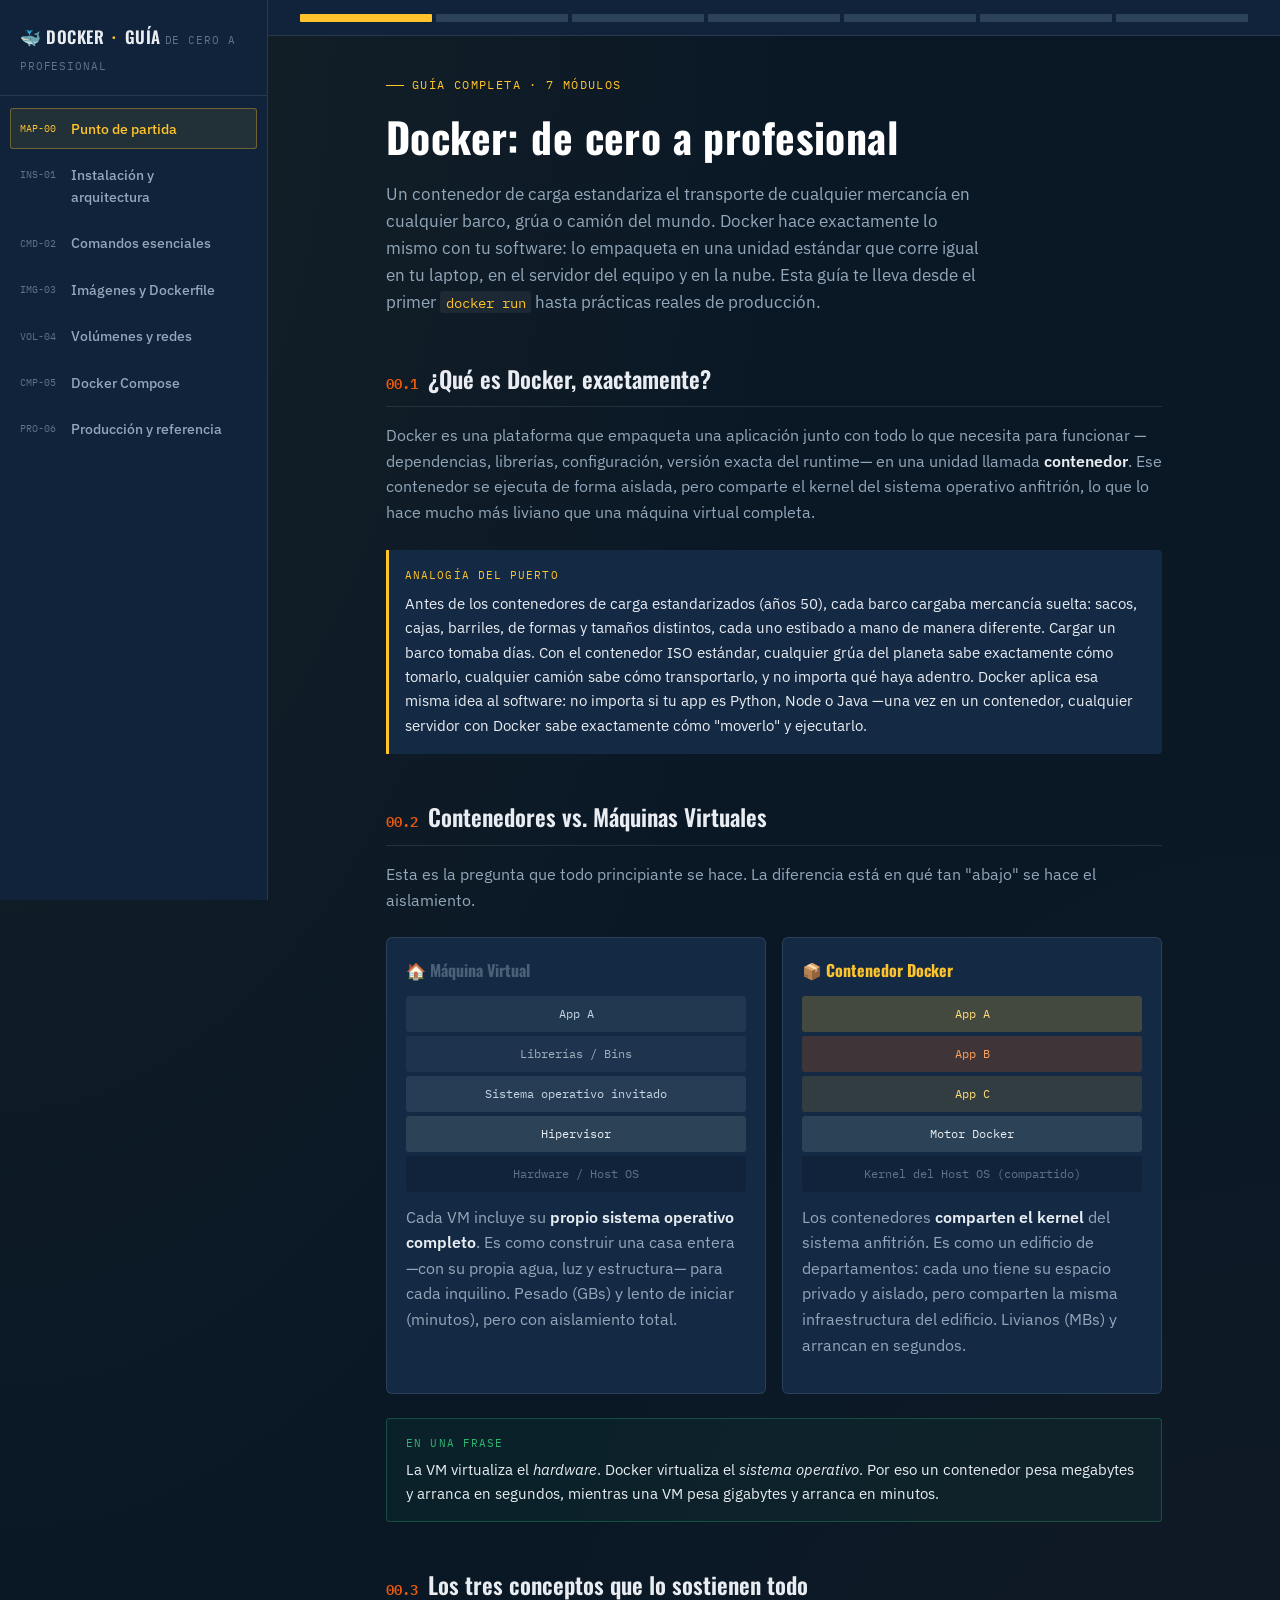
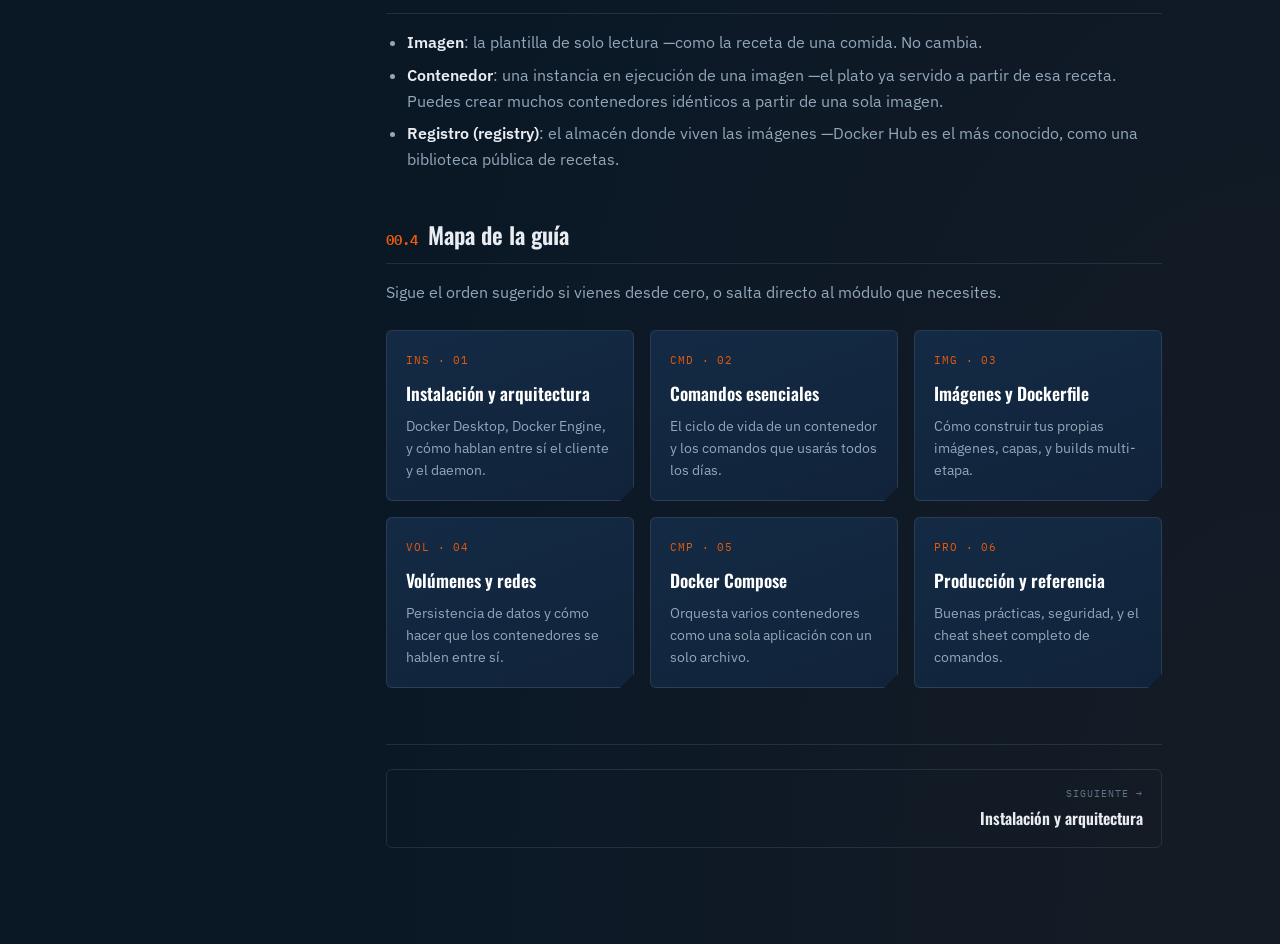
<file: Desktop/LEARN-DOCKER/index.html>
<!DOCTYPE html>
<html lang="es">
<head>
<meta charset="UTF-8">
<meta name="viewport" content="width=device-width, initial-scale=1.0">
<title>Docker: de cero a profesional</title>
<link rel="stylesheet" href="css/style.css">
</head>
<body>

<button id="nav-toggle" class="nav-toggle" aria-label="Abrir menú">☰</button>

<div class="shell">
  <nav id="sidebar-root"></nav>

  <div class="main-col">
    <div id="yard-rail" class="yard-rail corrugated"></div>

    <main class="page-content">
      <span class="eyebrow">Guía completa · 7 módulos</span>
      <h1 class="page-title">Docker: de cero a profesional</h1>
      <p class="page-lede">
        Un contenedor de carga estandariza el transporte de cualquier mercancía en cualquier
        barco, grúa o camión del mundo. Docker hace exactamente lo mismo con tu software: lo
        empaqueta en una unidad estándar que corre igual en tu laptop, en el servidor del
        equipo y en la nube. Esta guía te lleva desde el primer <code>docker run</code>
        hasta prácticas reales de producción.
      </p>

      <h2><span class="num">00.1</span> ¿Qué es Docker, exactamente?</h2>
      <p>
        Docker es una plataforma que empaqueta una aplicación junto con todo lo que necesita
        para funcionar —dependencias, librerías, configuración, versión exacta del runtime—
        en una unidad llamada <strong>contenedor</strong>. Ese contenedor se ejecuta de forma
        aislada, pero comparte el kernel del sistema operativo anfitrión, lo que lo hace mucho
        más liviano que una máquina virtual completa.
      </p>

      <div class="analogy">
        <span class="tag">Analogía del puerto</span>
        <p>
          Antes de los contenedores de carga estandarizados (años 50), cada barco cargaba
          mercancía suelta: sacos, cajas, barriles, de formas y tamaños distintos, cada uno
          estibado a mano de manera diferente. Cargar un barco tomaba días. Con el contenedor
          ISO estándar, cualquier grúa del planeta sabe exactamente cómo tomarlo, cualquier
          camión sabe cómo transportarlo, y no importa qué haya adentro. Docker aplica esa
          misma idea al software: no importa si tu app es Python, Node o Java —una vez en un
          contenedor, cualquier servidor con Docker sabe exactamente cómo "moverlo" y
          ejecutarlo.
        </p>
      </div>

      <h2><span class="num">00.2</span> Contenedores vs. Máquinas Virtuales</h2>
      <p>
        Esta es la pregunta que todo principiante se hace. La diferencia está en qué tan
        "abajo" se hace el aislamiento.
      </p>

      <div class="compare">
        <div class="compare-col vm">
          <h4>🏠 Máquina Virtual</h4>
          <div class="stack-block" style="background:rgba(74,97,120,0.25); color:#c7d6e3;">App A</div>
          <div class="stack-block" style="background:rgba(74,97,120,0.18); color:#9fb0ba;">Librerías / Bins</div>
          <div class="stack-block" style="background:rgba(74,97,120,0.35); color:#c7d6e3;">Sistema operativo invitado</div>
          <div class="stack-block" style="background:var(--steel); color:#e9edf2;">Hipervisor</div>
          <div class="stack-block" style="background:var(--navy-mid); color:var(--text-dim);">Hardware / Host OS</div>
          <p style="margin-top:.8rem;">
            Cada VM incluye su <strong>propio sistema operativo completo</strong>. Es como
            construir una casa entera —con su propia agua, luz y estructura— para cada
            inquilino. Pesado (GBs) y lento de iniciar (minutos), pero con aislamiento total.
          </p>
        </div>
        <div class="compare-col docker">
          <h4>📦 Contenedor Docker</h4>
          <div class="stack-block" style="background:rgba(255,196,43,0.2); color:#ffdb7a;">App A</div>
          <div class="stack-block" style="background:rgba(232,89,12,0.2); color:#ffa15c;">App B</div>
          <div class="stack-block" style="background:rgba(255,196,43,0.12); color:#ffdb7a;">App C</div>
          <div class="stack-block" style="background:var(--steel); color:#e9edf2;">Motor Docker</div>
          <div class="stack-block" style="background:var(--navy-mid); color:var(--text-dim);">Kernel del Host OS (compartido)</div>
          <p style="margin-top:.8rem;">
            Los contenedores <strong>comparten el kernel</strong> del sistema anfitrión. Es
            como un edificio de departamentos: cada uno tiene su espacio privado y aislado,
            pero comparten la misma infraestructura del edificio. Livianos (MBs) y arrancan
            en segundos.
          </p>
        </div>
      </div>

      <div class="note">
        <span class="tag">En una frase</span>
        <p>La VM virtualiza el <em>hardware</em>. Docker virtualiza el <em>sistema operativo</em>. Por eso un contenedor pesa megabytes y arranca en segundos, mientras una VM pesa gigabytes y arranca en minutos.</p>
      </div>

      <h2><span class="num">00.3</span> Los tres conceptos que lo sostienen todo</h2>
      <ul>
        <li><strong>Imagen</strong>: la plantilla de solo lectura —como la receta de una comida. No cambia.</li>
        <li><strong>Contenedor</strong>: una instancia en ejecución de una imagen —el plato ya servido a partir de esa receta. Puedes crear muchos contenedores idénticos a partir de una sola imagen.</li>
        <li><strong>Registro (registry)</strong>: el almacén donde viven las imágenes —Docker Hub es el más conocido, como una biblioteca pública de recetas.</li>
      </ul>

      <h2><span class="num">00.4</span> Mapa de la guía</h2>
      <p>Sigue el orden sugerido si vienes desde cero, o salta directo al módulo que necesites.</p>

      <div class="crate-grid">
        <a class="crate-card" href="01-instalacion.html">
          <span class="iso">INS · 01</span>
          <h4>Instalación y arquitectura</h4>
          <p>Docker Desktop, Docker Engine, y cómo hablan entre sí el cliente y el daemon.</p>
        </a>
        <a class="crate-card" href="02-comandos-basicos.html">
          <span class="iso">CMD · 02</span>
          <h4>Comandos esenciales</h4>
          <p>El ciclo de vida de un contenedor y los comandos que usarás todos los días.</p>
        </a>
        <a class="crate-card" href="03-imagenes-dockerfile.html">
          <span class="iso">IMG · 03</span>
          <h4>Imágenes y Dockerfile</h4>
          <p>Cómo construir tus propias imágenes, capas, y builds multi-etapa.</p>
        </a>
        <a class="crate-card" href="04-volumenes-redes.html">
          <span class="iso">VOL · 04</span>
          <h4>Volúmenes y redes</h4>
          <p>Persistencia de datos y cómo hacer que los contenedores se hablen entre sí.</p>
        </a>
        <a class="crate-card" href="05-docker-compose.html">
          <span class="iso">CMP · 05</span>
          <h4>Docker Compose</h4>
          <p>Orquesta varios contenedores como una sola aplicación con un solo archivo.</p>
        </a>
        <a class="crate-card" href="06-produccion-y-referencia.html">
          <span class="iso">PRO · 06</span>
          <h4>Producción y referencia</h4>
          <p>Buenas prácticas, seguridad, y el cheat sheet completo de comandos.</p>
        </a>
      </div>

      <div class="page-nav">
        <a class="next" href="01-instalacion.html" style="margin-left:auto;">
          <span class="dir">Siguiente →</span>
          <span class="lbl">Instalación y arquitectura</span>
        </a>
      </div>
    </main>
  </div>
</div>

<script src="js/script.js"></script>
<script>renderChrome('index');</script>
</body>
</html>
</file>
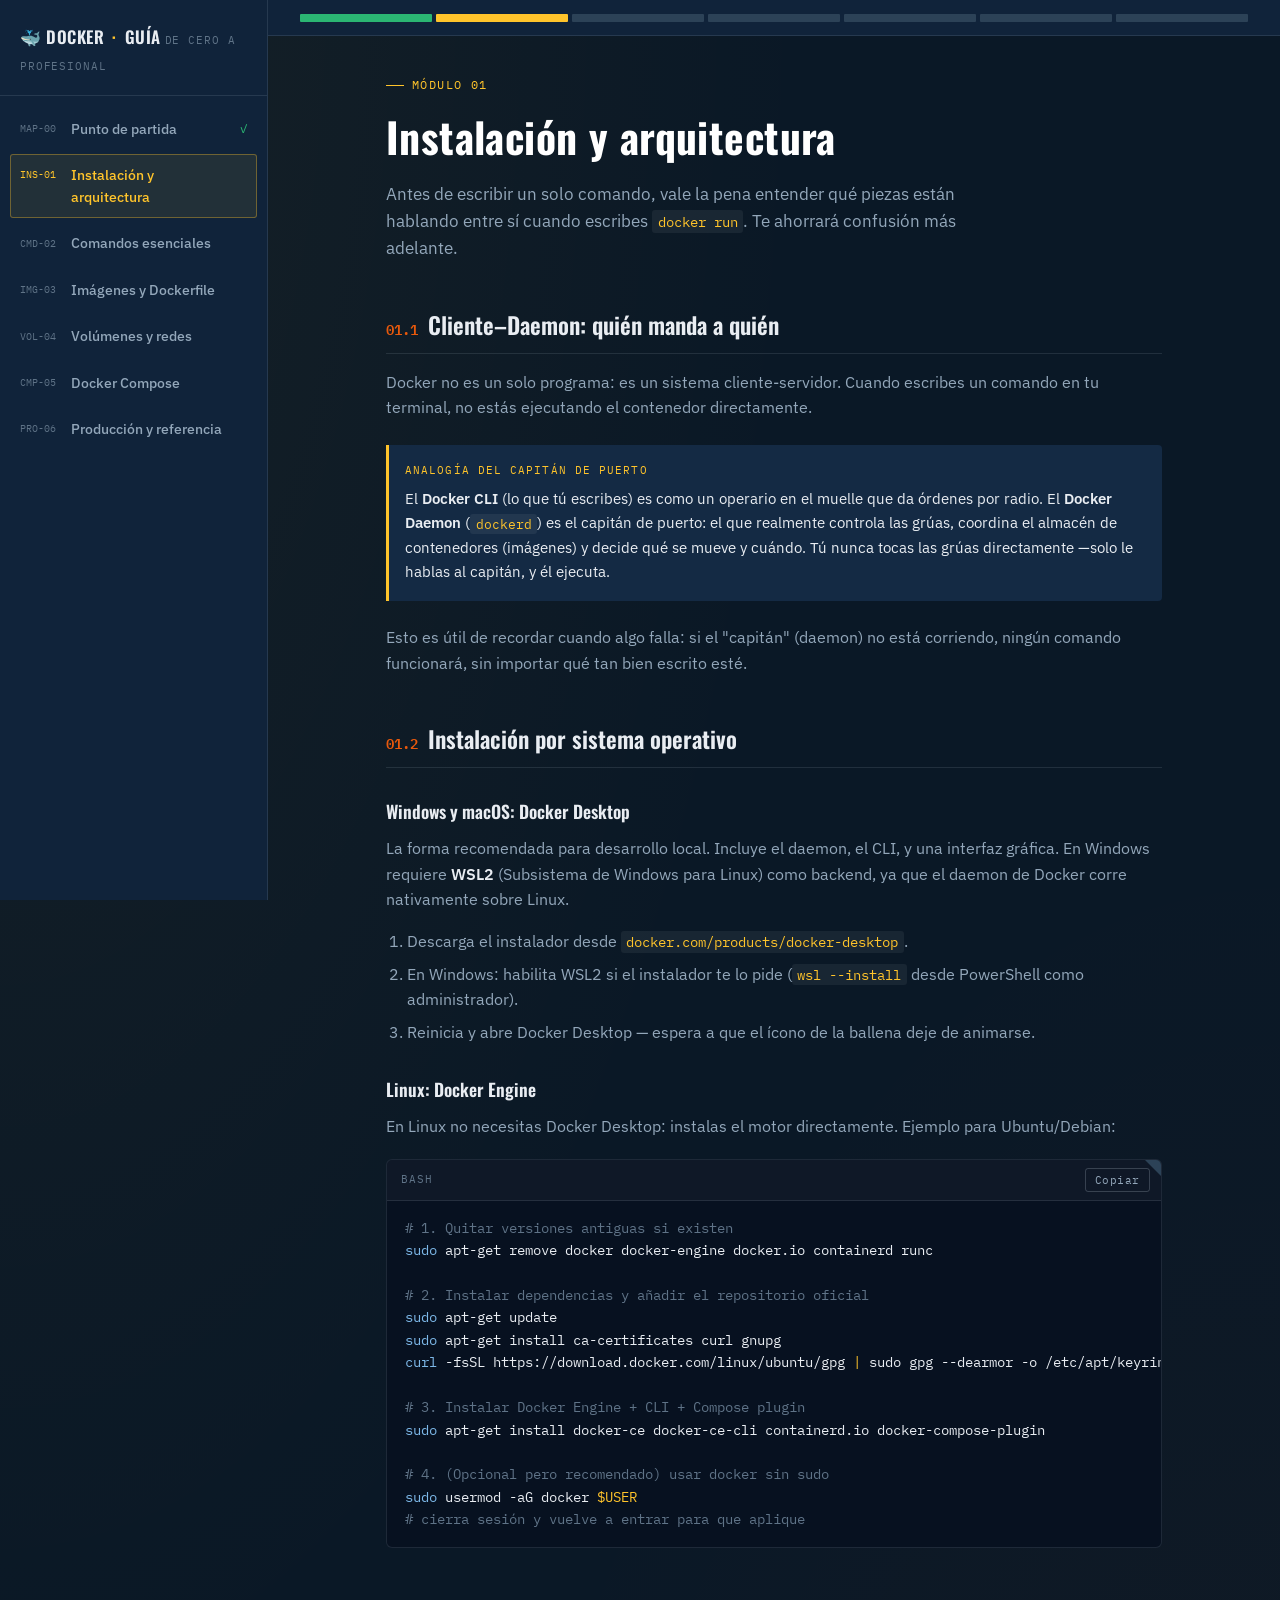
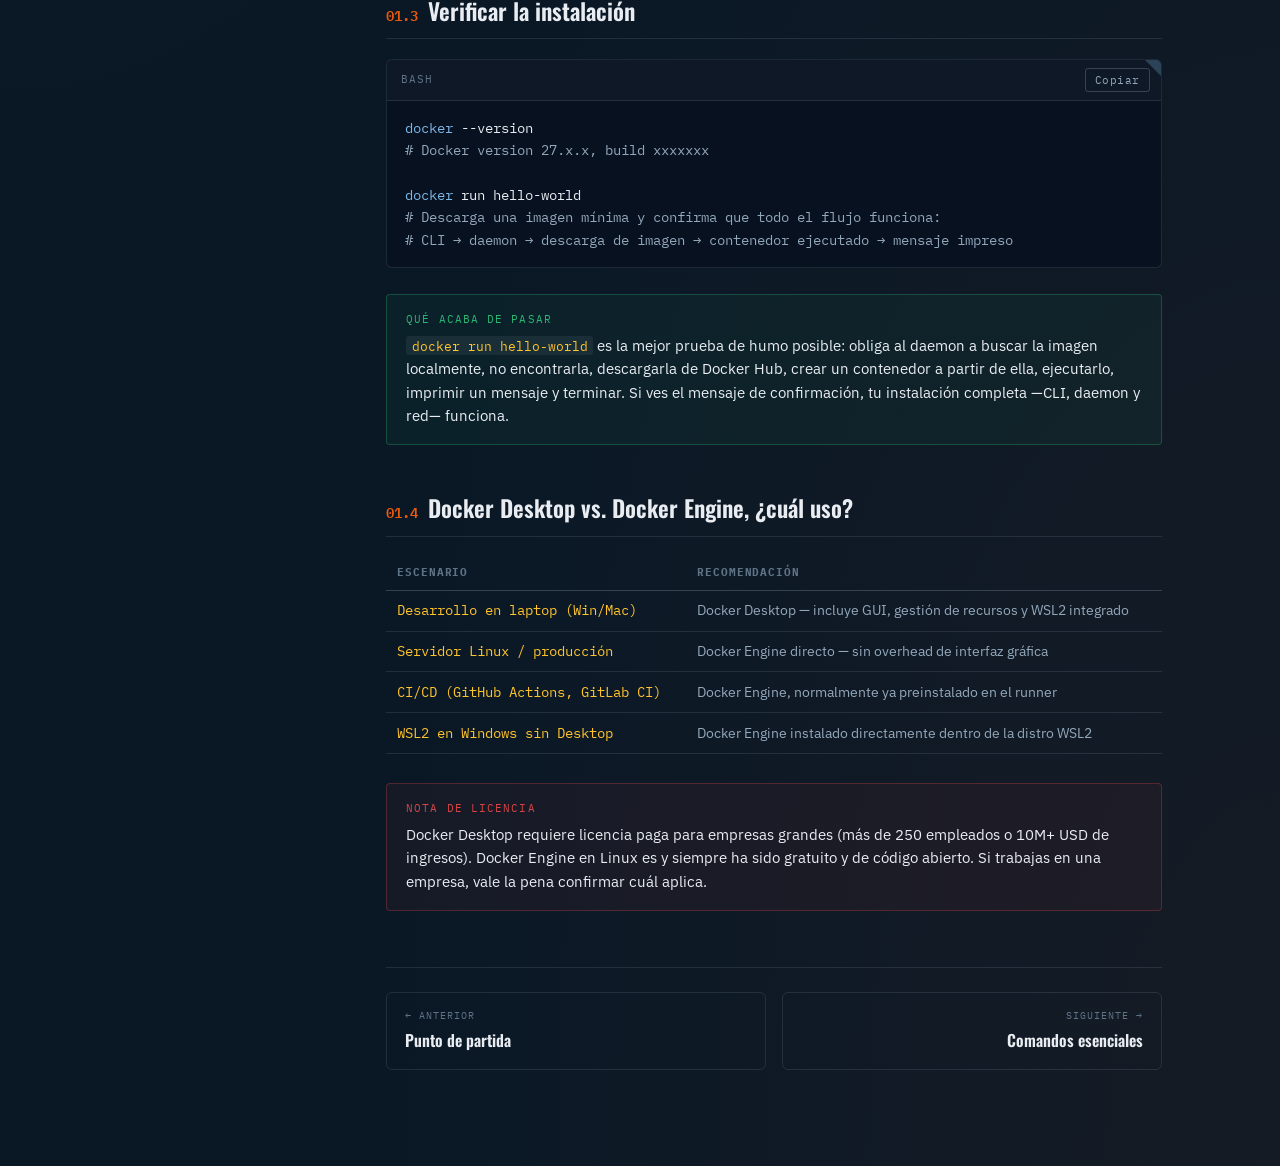
<file: Desktop/LEARN-DOCKER/01-instalacion.html>
<!DOCTYPE html>
<html lang="es">
<head>
<meta charset="UTF-8">
<meta name="viewport" content="width=device-width, initial-scale=1.0">
<title>Instalación y arquitectura — Docker</title>
<link rel="stylesheet" href="css/style.css">
</head>
<body>
<button id="nav-toggle" class="nav-toggle" aria-label="Abrir menú">☰</button>
<div class="shell">
  <nav id="sidebar-root"></nav>
  <div class="main-col">
    <div id="yard-rail" class="yard-rail corrugated"></div>
    <main class="page-content">
      <span class="eyebrow">Módulo 01</span>
      <h1 class="page-title">Instalación y arquitectura</h1>
      <p class="page-lede">
        Antes de escribir un solo comando, vale la pena entender qué piezas están hablando
        entre sí cuando escribes <code>docker run</code>. Te ahorrará confusión más adelante.
      </p>

      <h2><span class="num">01.1</span> Cliente–Daemon: quién manda a quién</h2>
      <p>
        Docker no es un solo programa: es un sistema cliente-servidor. Cuando escribes un
        comando en tu terminal, no estás ejecutando el contenedor directamente.
      </p>
      <div class="analogy">
        <span class="tag">Analogía del capitán de puerto</span>
        <p>
          El <strong>Docker CLI</strong> (lo que tú escribes) es como un operario en el
          muelle que da órdenes por radio. El <strong>Docker Daemon</strong>
          (<code>dockerd</code>) es el capitán de puerto: el que realmente controla las grúas,
          coordina el almacén de contenedores (imágenes) y decide qué se mueve y cuándo. Tú
          nunca tocas las grúas directamente —solo le hablas al capitán, y él ejecuta.
        </p>
      </div>
      <p>
        Esto es útil de recordar cuando algo falla: si el "capitán" (daemon) no está corriendo,
        ningún comando funcionará, sin importar qué tan bien escrito esté.
      </p>

      <h2><span class="num">01.2</span> Instalación por sistema operativo</h2>

      <h3>Windows y macOS: Docker Desktop</h3>
      <p>
        La forma recomendada para desarrollo local. Incluye el daemon, el CLI, y una interfaz
        gráfica. En Windows requiere <strong>WSL2</strong> (Subsistema de Windows para Linux)
        como backend, ya que el daemon de Docker corre nativamente sobre Linux.
      </p>
      <ol>
        <li>Descarga el instalador desde <code>docker.com/products/docker-desktop</code>.</li>
        <li>En Windows: habilita WSL2 si el instalador te lo pide (<code>wsl --install</code> desde PowerShell como administrador).</li>
        <li>Reinicia y abre Docker Desktop — espera a que el ícono de la ballena deje de animarse.</li>
      </ol>

      <h3>Linux: Docker Engine</h3>
      <p>En Linux no necesitas Docker Desktop: instalas el motor directamente. Ejemplo para Ubuntu/Debian:</p>

      <div class="code-block">
        <div class="code-head"><span class="code-label">bash</span><button class="copy-btn">Copiar</button></div>
        <pre><code><span class="c-comment"># 1. Quitar versiones antiguas si existen</span>
<span class="c-cmd">sudo</span> apt-get remove docker docker-engine docker.io containerd runc

<span class="c-comment"># 2. Instalar dependencias y añadir el repositorio oficial</span>
<span class="c-cmd">sudo</span> apt-get update
<span class="c-cmd">sudo</span> apt-get install ca-certificates curl gnupg
<span class="c-cmd">curl</span> -fsSL https://download.docker.com/linux/ubuntu/gpg <span class="c-flag">|</span> sudo gpg --dearmor -o /etc/apt/keyrings/docker.gpg

<span class="c-comment"># 3. Instalar Docker Engine + CLI + Compose plugin</span>
<span class="c-cmd">sudo</span> apt-get install docker-ce docker-ce-cli containerd.io docker-compose-plugin

<span class="c-comment"># 4. (Opcional pero recomendado) usar docker sin sudo</span>
<span class="c-cmd">sudo</span> usermod -aG docker <span class="c-flag">$USER</span>
<span class="c-comment"># cierra sesión y vuelve a entrar para que aplique</span></code></pre>
      </div>

      <h2><span class="num">01.3</span> Verificar la instalación</h2>
      <div class="code-block">
        <div class="code-head"><span class="code-label">bash</span><button class="copy-btn">Copiar</button></div>
        <pre><code><span class="c-cmd">docker</span> --version
<span class="c-out"># Docker version 27.x.x, build xxxxxxx</span>

<span class="c-cmd">docker</span> run hello-world
<span class="c-out"># Descarga una imagen mínima y confirma que todo el flujo funciona:
# CLI → daemon → descarga de imagen → contenedor ejecutado → mensaje impreso</span></code></pre>
      </div>
      <div class="note">
        <span class="tag">Qué acaba de pasar</span>
        <p>
          <code>docker run hello-world</code> es la mejor prueba de humo posible: obliga al
          daemon a buscar la imagen localmente, no encontrarla, descargarla de Docker Hub,
          crear un contenedor a partir de ella, ejecutarlo, imprimir un mensaje y terminar.
          Si ves el mensaje de confirmación, tu instalación completa —CLI, daemon y red— funciona.
        </p>
      </div>

      <h2><span class="num">01.4</span> Docker Desktop vs. Docker Engine, ¿cuál uso?</h2>
      <table class="ref-table">
        <thead><tr><th>Escenario</th><th>Recomendación</th></tr></thead>
        <tbody>
          <tr><td>Desarrollo en laptop (Win/Mac)</td><td>Docker Desktop — incluye GUI, gestión de recursos y WSL2 integrado</td></tr>
          <tr><td>Servidor Linux / producción</td><td>Docker Engine directo — sin overhead de interfaz gráfica</td></tr>
          <tr><td>CI/CD (GitHub Actions, GitLab CI)</td><td>Docker Engine, normalmente ya preinstalado en el runner</td></tr>
          <tr><td>WSL2 en Windows sin Desktop</td><td>Docker Engine instalado directamente dentro de la distro WSL2</td></tr>
        </tbody>
      </table>

      <div class="warn">
        <span class="tag">Nota de licencia</span>
        <p>
          Docker Desktop requiere licencia paga para empresas grandes (más de 250 empleados o
          10M+ USD de ingresos). Docker Engine en Linux es y siempre ha sido gratuito y de
          código abierto. Si trabajas en una empresa, vale la pena confirmar cuál aplica.
        </p>
      </div>

      <div class="page-nav">
        <a href="index.html"><span class="dir">← Anterior</span><span class="lbl">Punto de partida</span></a>
        <a class="next" href="02-comandos-basicos.html"><span class="dir">Siguiente →</span><span class="lbl">Comandos esenciales</span></a>
      </div>
    </main>
  </div>
</div>
<script src="js/script.js"></script>
<script>renderChrome('instalacion');</script>
</body>
</html>
</file>
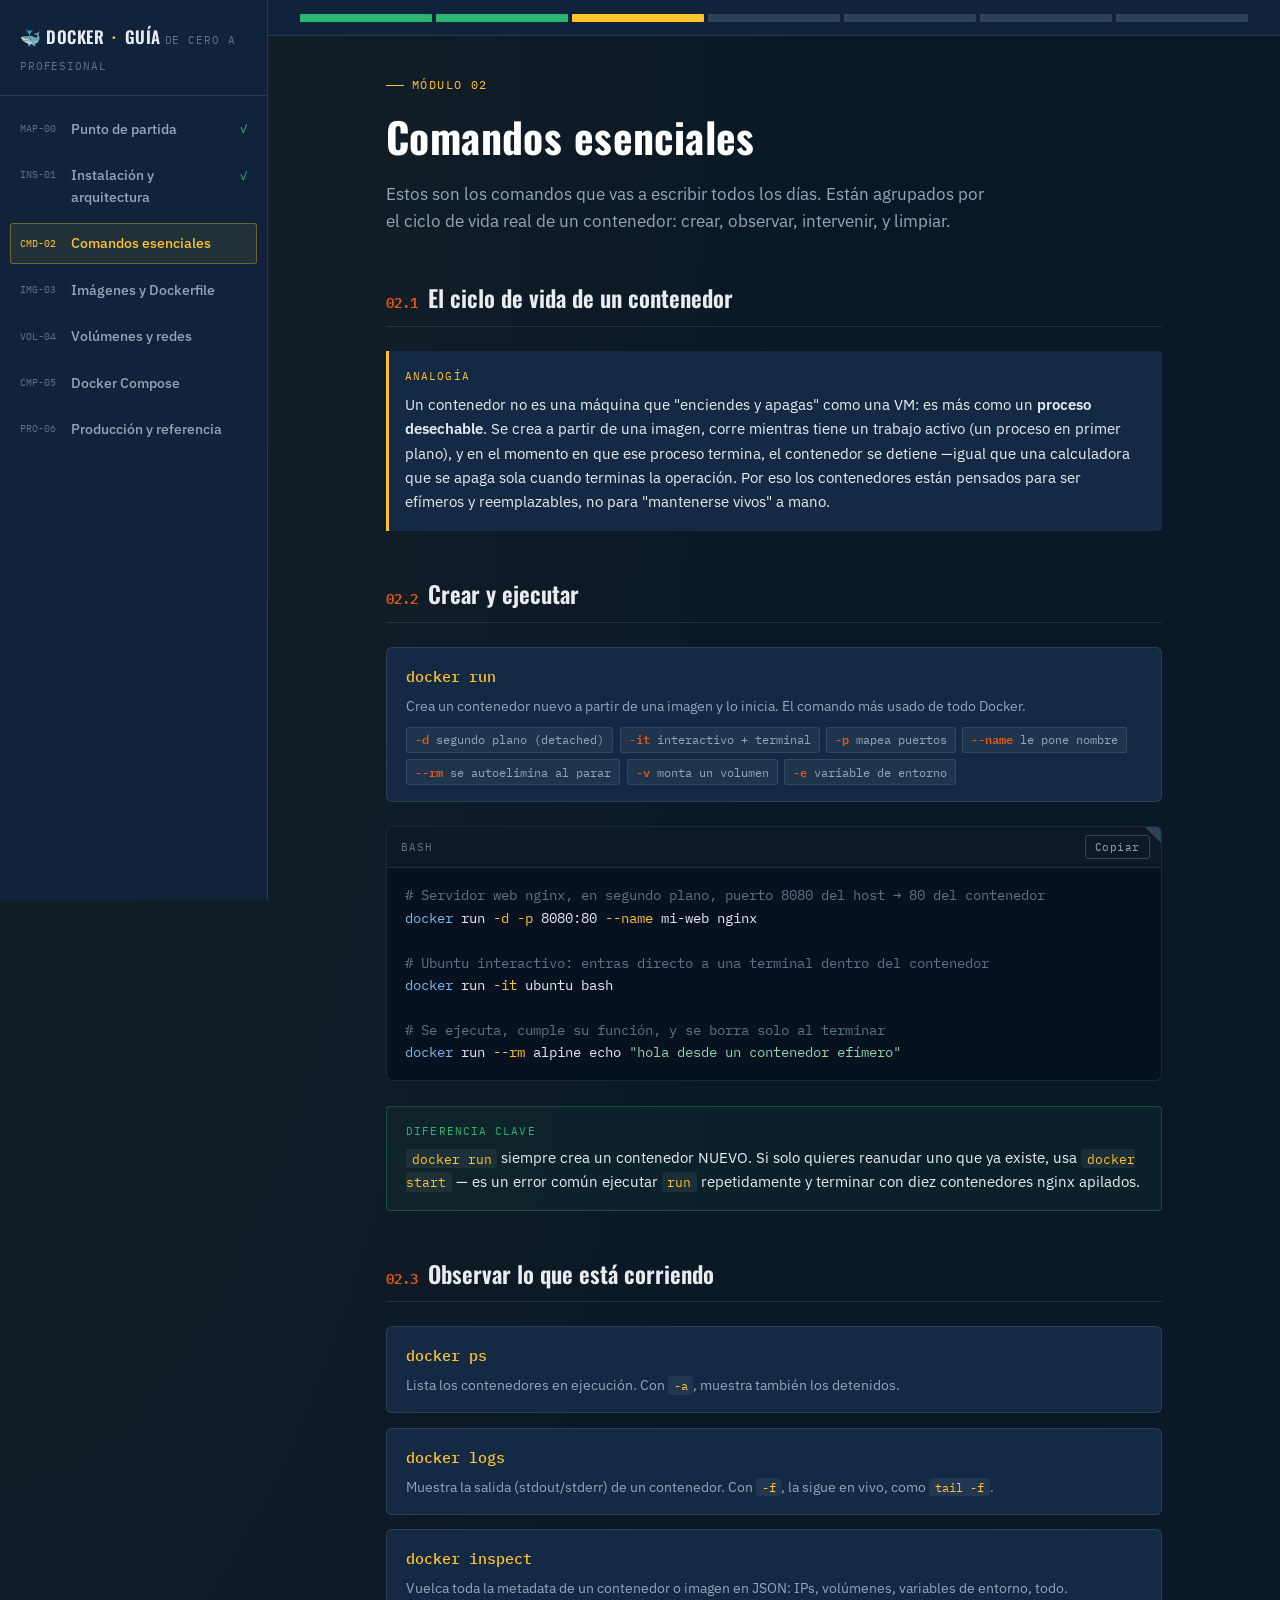
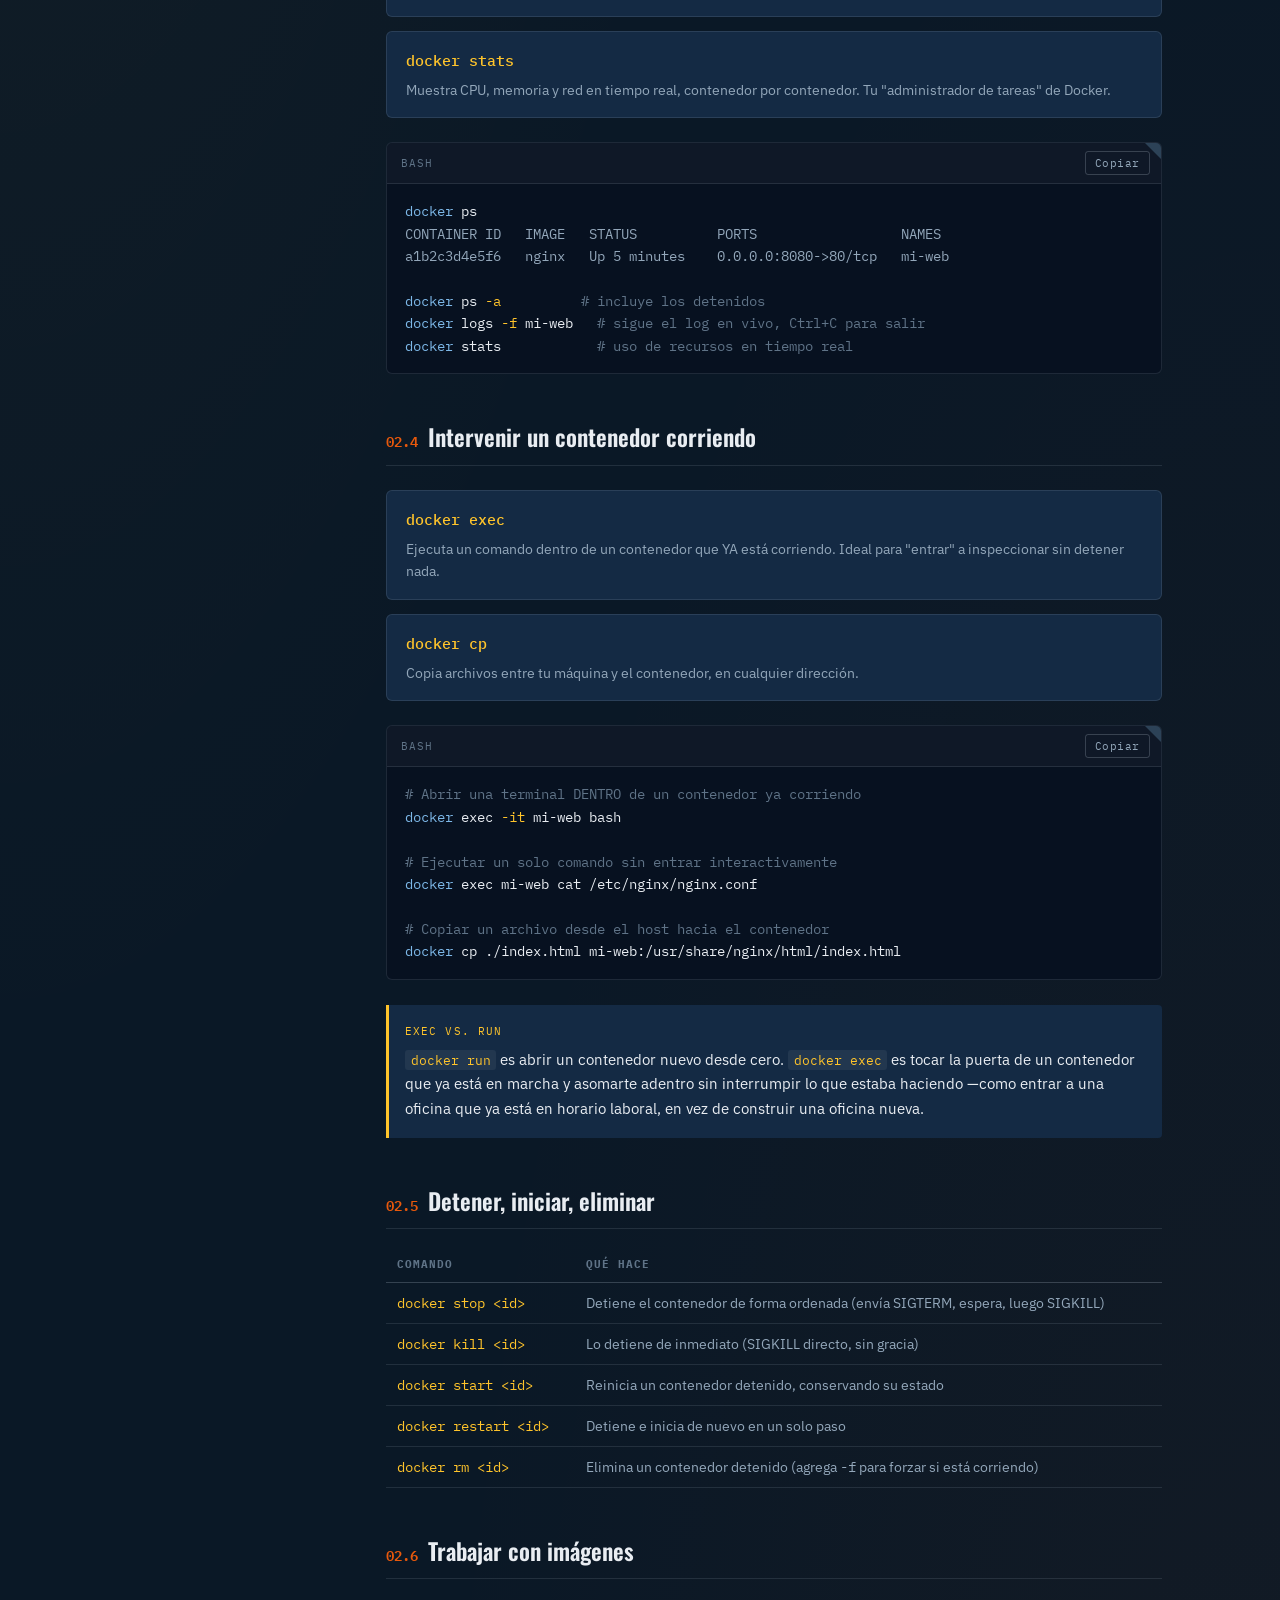
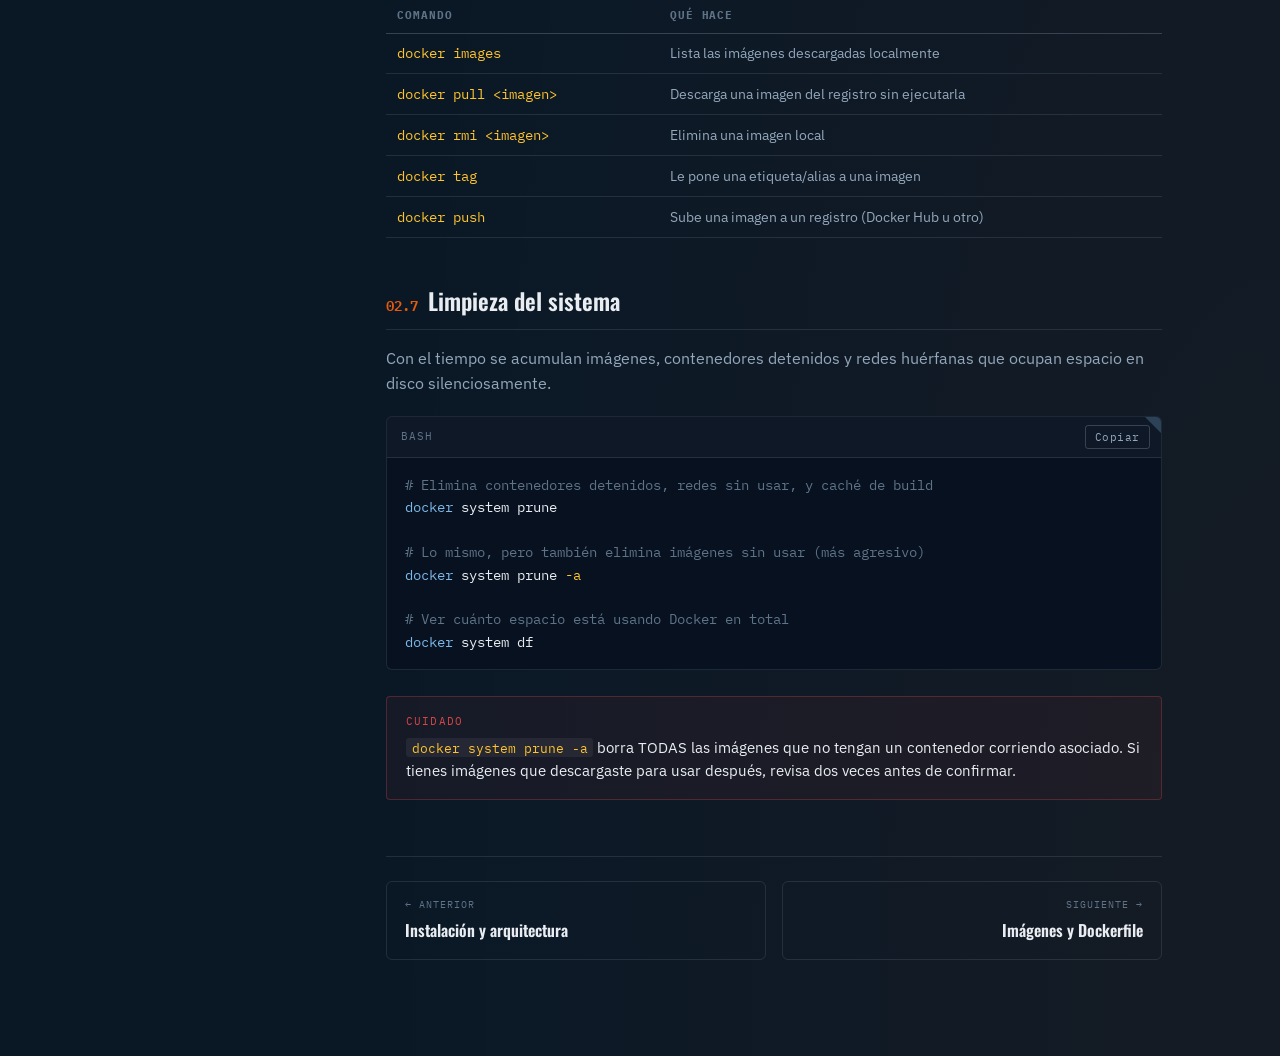
<file: Desktop/LEARN-DOCKER/02-comandos-basicos.html>
<!DOCTYPE html>
<html lang="es">
<head>
<meta charset="UTF-8">
<meta name="viewport" content="width=device-width, initial-scale=1.0">
<title>Comandos esenciales — Docker</title>
<link rel="stylesheet" href="css/style.css">
</head>
<body>
<button id="nav-toggle" class="nav-toggle" aria-label="Abrir menú">☰</button>
<div class="shell">
  <nav id="sidebar-root"></nav>
  <div class="main-col">
    <div id="yard-rail" class="yard-rail corrugated"></div>
    <main class="page-content">
      <span class="eyebrow">Módulo 02</span>
      <h1 class="page-title">Comandos esenciales</h1>
      <p class="page-lede">
        Estos son los comandos que vas a escribir todos los días. Están agrupados por el
        ciclo de vida real de un contenedor: crear, observar, intervenir, y limpiar.
      </p>

      <h2><span class="num">02.1</span> El ciclo de vida de un contenedor</h2>
      <div class="analogy">
        <span class="tag">Analogía</span>
        <p>
          Un contenedor no es una máquina que "enciendes y apagas" como una VM: es más como un
          <strong>proceso desechable</strong>. Se crea a partir de una imagen, corre mientras
          tiene un trabajo activo (un proceso en primer plano), y en el momento en que ese
          proceso termina, el contenedor se detiene —igual que una calculadora que se apaga
          sola cuando terminas la operación. Por eso los contenedores están pensados para ser
          efímeros y reemplazables, no para "mantenerse vivos" a mano.
        </p>
      </div>

      <h2><span class="num">02.2</span> Crear y ejecutar</h2>

      <div class="cmd-grid">
        <div class="cmd-card">
          <div class="cmd-name">docker run</div>
          <p class="cmd-desc">Crea un contenedor nuevo a partir de una imagen y lo inicia. El comando más usado de todo Docker.</p>
          <div class="cmd-flags">
            <span class="flag-chip"><b>-d</b> segundo plano (detached)</span>
            <span class="flag-chip"><b>-it</b> interactivo + terminal</span>
            <span class="flag-chip"><b>-p</b> mapea puertos</span>
            <span class="flag-chip"><b>--name</b> le pone nombre</span>
            <span class="flag-chip"><b>--rm</b> se autoelimina al parar</span>
            <span class="flag-chip"><b>-v</b> monta un volumen</span>
            <span class="flag-chip"><b>-e</b> variable de entorno</span>
          </div>
        </div>
      </div>

      <div class="code-block">
        <div class="code-head"><span class="code-label">bash</span><button class="copy-btn">Copiar</button></div>
        <pre><code><span class="c-comment"># Servidor web nginx, en segundo plano, puerto 8080 del host → 80 del contenedor</span>
<span class="c-cmd">docker</span> run <span class="c-flag">-d</span> <span class="c-flag">-p</span> 8080:80 <span class="c-flag">--name</span> mi-web nginx

<span class="c-comment"># Ubuntu interactivo: entras directo a una terminal dentro del contenedor</span>
<span class="c-cmd">docker</span> run <span class="c-flag">-it</span> ubuntu bash

<span class="c-comment"># Se ejecuta, cumple su función, y se borra solo al terminar</span>
<span class="c-cmd">docker</span> run <span class="c-flag">--rm</span> alpine echo <span class="c-str">"hola desde un contenedor efímero"</span></code></pre>
      </div>
      <div class="note">
        <span class="tag">Diferencia clave</span>
        <p><code>docker run</code> siempre crea un contenedor NUEVO. Si solo quieres reanudar uno que ya existe, usa <code>docker start</code> — es un error común ejecutar <code>run</code> repetidamente y terminar con diez contenedores nginx apilados.</p>
      </div>

      <h2><span class="num">02.3</span> Observar lo que está corriendo</h2>
      <div class="cmd-grid">
        <div class="cmd-card">
          <div class="cmd-name">docker ps</div>
          <p class="cmd-desc">Lista los contenedores en ejecución. Con <code>-a</code>, muestra también los detenidos.</p>
        </div>
        <div class="cmd-card">
          <div class="cmd-name">docker logs</div>
          <p class="cmd-desc">Muestra la salida (stdout/stderr) de un contenedor. Con <code>-f</code>, la sigue en vivo, como <code>tail -f</code>.</p>
        </div>
        <div class="cmd-card">
          <div class="cmd-name">docker inspect</div>
          <p class="cmd-desc">Vuelca toda la metadata de un contenedor o imagen en JSON: IPs, volúmenes, variables de entorno, todo.</p>
        </div>
        <div class="cmd-card">
          <div class="cmd-name">docker stats</div>
          <p class="cmd-desc">Muestra CPU, memoria y red en tiempo real, contenedor por contenedor. Tu "administrador de tareas" de Docker.</p>
        </div>
      </div>

      <div class="code-block">
        <div class="code-head"><span class="code-label">bash</span><button class="copy-btn">Copiar</button></div>
        <pre><code><span class="c-cmd">docker</span> ps
<span class="c-out">CONTAINER ID   IMAGE   STATUS          PORTS                  NAMES
a1b2c3d4e5f6   nginx   Up 5 minutes    0.0.0.0:8080->80/tcp   mi-web</span>

<span class="c-cmd">docker</span> ps <span class="c-flag">-a</span>          <span class="c-comment"># incluye los detenidos</span>
<span class="c-cmd">docker</span> logs <span class="c-flag">-f</span> mi-web   <span class="c-comment"># sigue el log en vivo, Ctrl+C para salir</span>
<span class="c-cmd">docker</span> stats            <span class="c-comment"># uso de recursos en tiempo real</span></code></pre>
      </div>

      <h2><span class="num">02.4</span> Intervenir un contenedor corriendo</h2>
      <div class="cmd-grid">
        <div class="cmd-card">
          <div class="cmd-name">docker exec</div>
          <p class="cmd-desc">Ejecuta un comando dentro de un contenedor que YA está corriendo. Ideal para "entrar" a inspeccionar sin detener nada.</p>
        </div>
        <div class="cmd-card">
          <div class="cmd-name">docker cp</div>
          <p class="cmd-desc">Copia archivos entre tu máquina y el contenedor, en cualquier dirección.</p>
        </div>
      </div>

      <div class="code-block">
        <div class="code-head"><span class="code-label">bash</span><button class="copy-btn">Copiar</button></div>
        <pre><code><span class="c-comment"># Abrir una terminal DENTRO de un contenedor ya corriendo</span>
<span class="c-cmd">docker</span> exec <span class="c-flag">-it</span> mi-web bash

<span class="c-comment"># Ejecutar un solo comando sin entrar interactivamente</span>
<span class="c-cmd">docker</span> exec mi-web cat /etc/nginx/nginx.conf

<span class="c-comment"># Copiar un archivo desde el host hacia el contenedor</span>
<span class="c-cmd">docker</span> cp ./index.html mi-web:/usr/share/nginx/html/index.html</code></pre>
      </div>
      <div class="analogy">
        <span class="tag">exec vs. run</span>
        <p>
          <code>docker run</code> es abrir un contenedor nuevo desde cero. <code>docker exec</code>
          es tocar la puerta de un contenedor que ya está en marcha y asomarte adentro sin
          interrumpir lo que estaba haciendo —como entrar a una oficina que ya está en horario
          laboral, en vez de construir una oficina nueva.
        </p>
      </div>

      <h2><span class="num">02.5</span> Detener, iniciar, eliminar</h2>
      <table class="ref-table">
        <thead><tr><th>Comando</th><th>Qué hace</th></tr></thead>
        <tbody>
          <tr><td>docker stop &lt;id&gt;</td><td>Detiene el contenedor de forma ordenada (envía SIGTERM, espera, luego SIGKILL)</td></tr>
          <tr><td>docker kill &lt;id&gt;</td><td>Lo detiene de inmediato (SIGKILL directo, sin gracia)</td></tr>
          <tr><td>docker start &lt;id&gt;</td><td>Reinicia un contenedor detenido, conservando su estado</td></tr>
          <tr><td>docker restart &lt;id&gt;</td><td>Detiene e inicia de nuevo en un solo paso</td></tr>
          <tr><td>docker rm &lt;id&gt;</td><td>Elimina un contenedor detenido (agrega <code>-f</code> para forzar si está corriendo)</td></tr>
        </tbody>
      </table>

      <h2><span class="num">02.6</span> Trabajar con imágenes</h2>
      <table class="ref-table">
        <thead><tr><th>Comando</th><th>Qué hace</th></tr></thead>
        <tbody>
          <tr><td>docker images</td><td>Lista las imágenes descargadas localmente</td></tr>
          <tr><td>docker pull &lt;imagen&gt;</td><td>Descarga una imagen del registro sin ejecutarla</td></tr>
          <tr><td>docker rmi &lt;imagen&gt;</td><td>Elimina una imagen local</td></tr>
          <tr><td>docker tag</td><td>Le pone una etiqueta/alias a una imagen</td></tr>
          <tr><td>docker push</td><td>Sube una imagen a un registro (Docker Hub u otro)</td></tr>
        </tbody>
      </table>

      <h2><span class="num">02.7</span> Limpieza del sistema</h2>
      <p>
        Con el tiempo se acumulan imágenes, contenedores detenidos y redes huérfanas que
        ocupan espacio en disco silenciosamente.
      </p>
      <div class="code-block">
        <div class="code-head"><span class="code-label">bash</span><button class="copy-btn">Copiar</button></div>
        <pre><code><span class="c-comment"># Elimina contenedores detenidos, redes sin usar, y caché de build</span>
<span class="c-cmd">docker</span> system prune

<span class="c-comment"># Lo mismo, pero también elimina imágenes sin usar (más agresivo)</span>
<span class="c-cmd">docker</span> system prune <span class="c-flag">-a</span>

<span class="c-comment"># Ver cuánto espacio está usando Docker en total</span>
<span class="c-cmd">docker</span> system df</code></pre>
      </div>
      <div class="warn">
        <span class="tag">Cuidado</span>
        <p><code>docker system prune -a</code> borra TODAS las imágenes que no tengan un contenedor corriendo asociado. Si tienes imágenes que descargaste para usar después, revisa dos veces antes de confirmar.</p>
      </div>

      <div class="page-nav">
        <a href="01-instalacion.html"><span class="dir">← Anterior</span><span class="lbl">Instalación y arquitectura</span></a>
        <a class="next" href="03-imagenes-dockerfile.html"><span class="dir">Siguiente →</span><span class="lbl">Imágenes y Dockerfile</span></a>
      </div>
    </main>
  </div>
</div>
<script src="js/script.js"></script>
<script>renderChrome('comandos');</script>
</body>
</html>
</file>
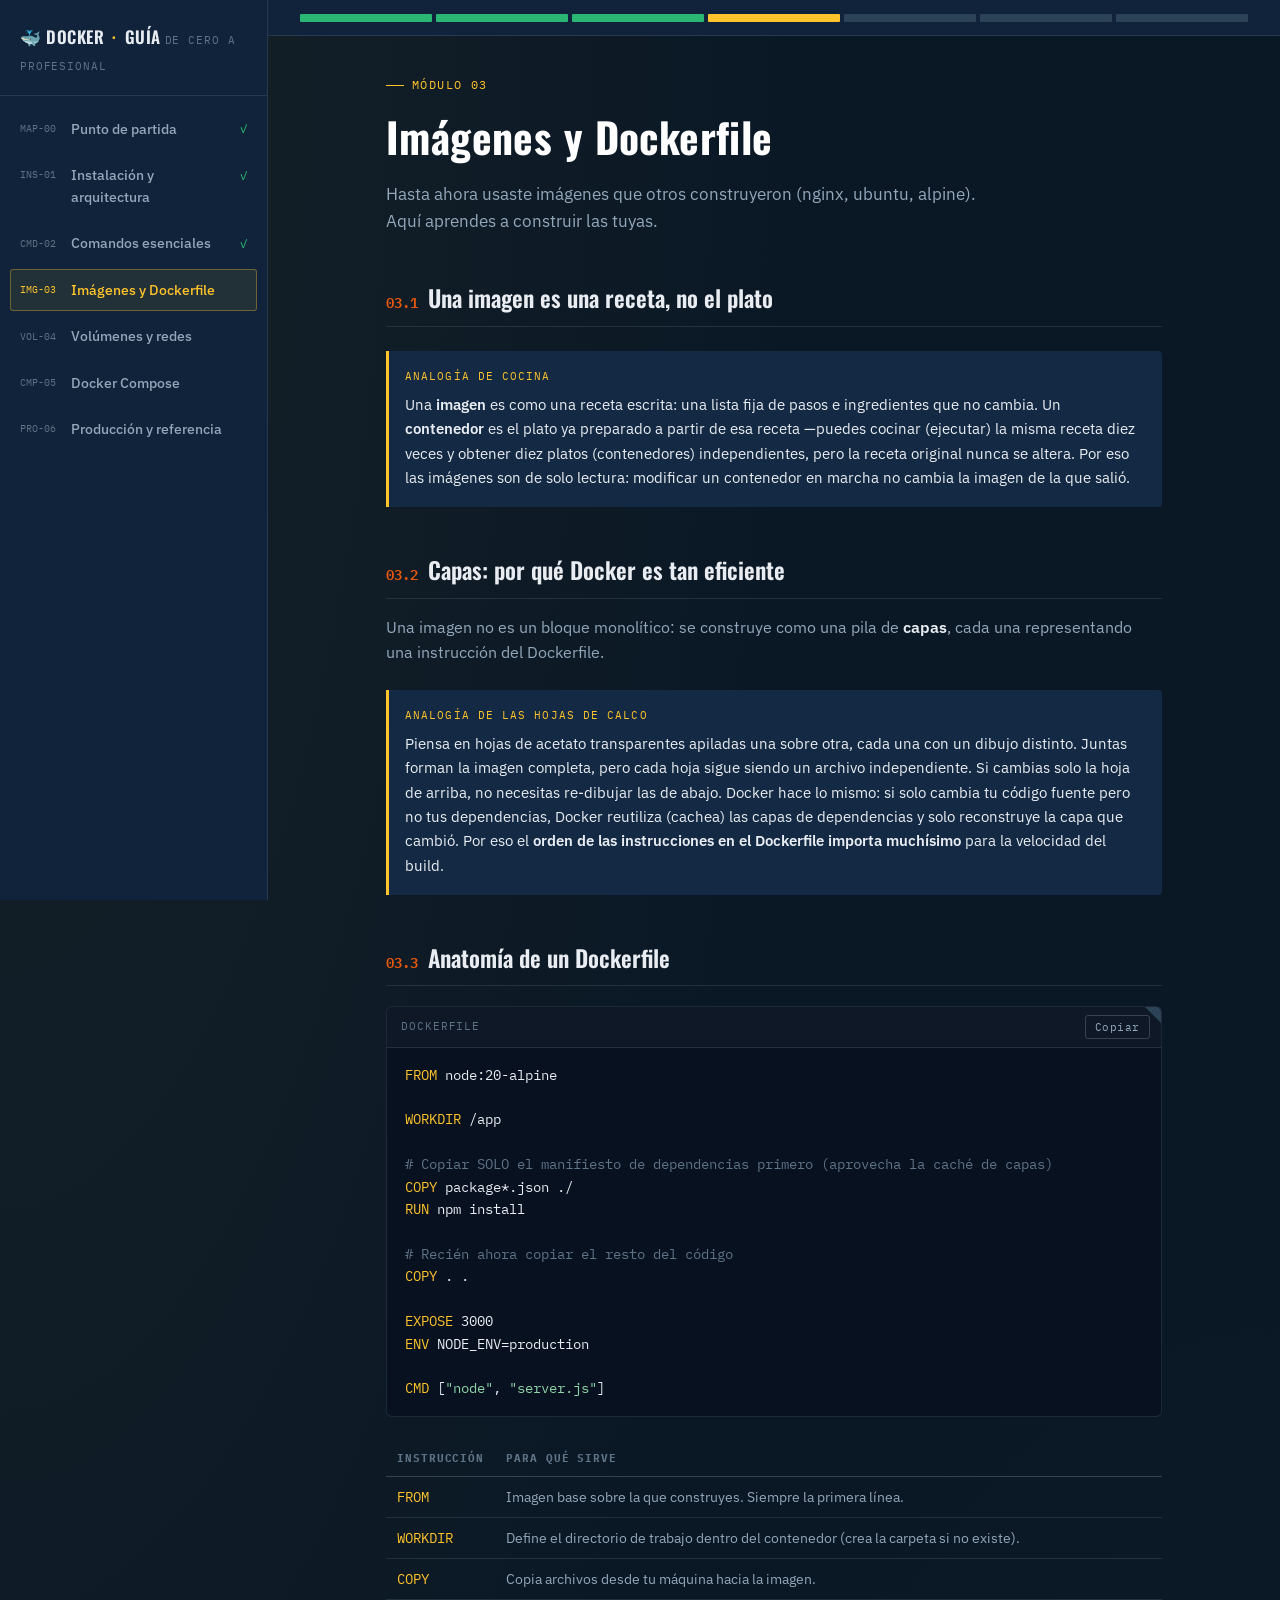
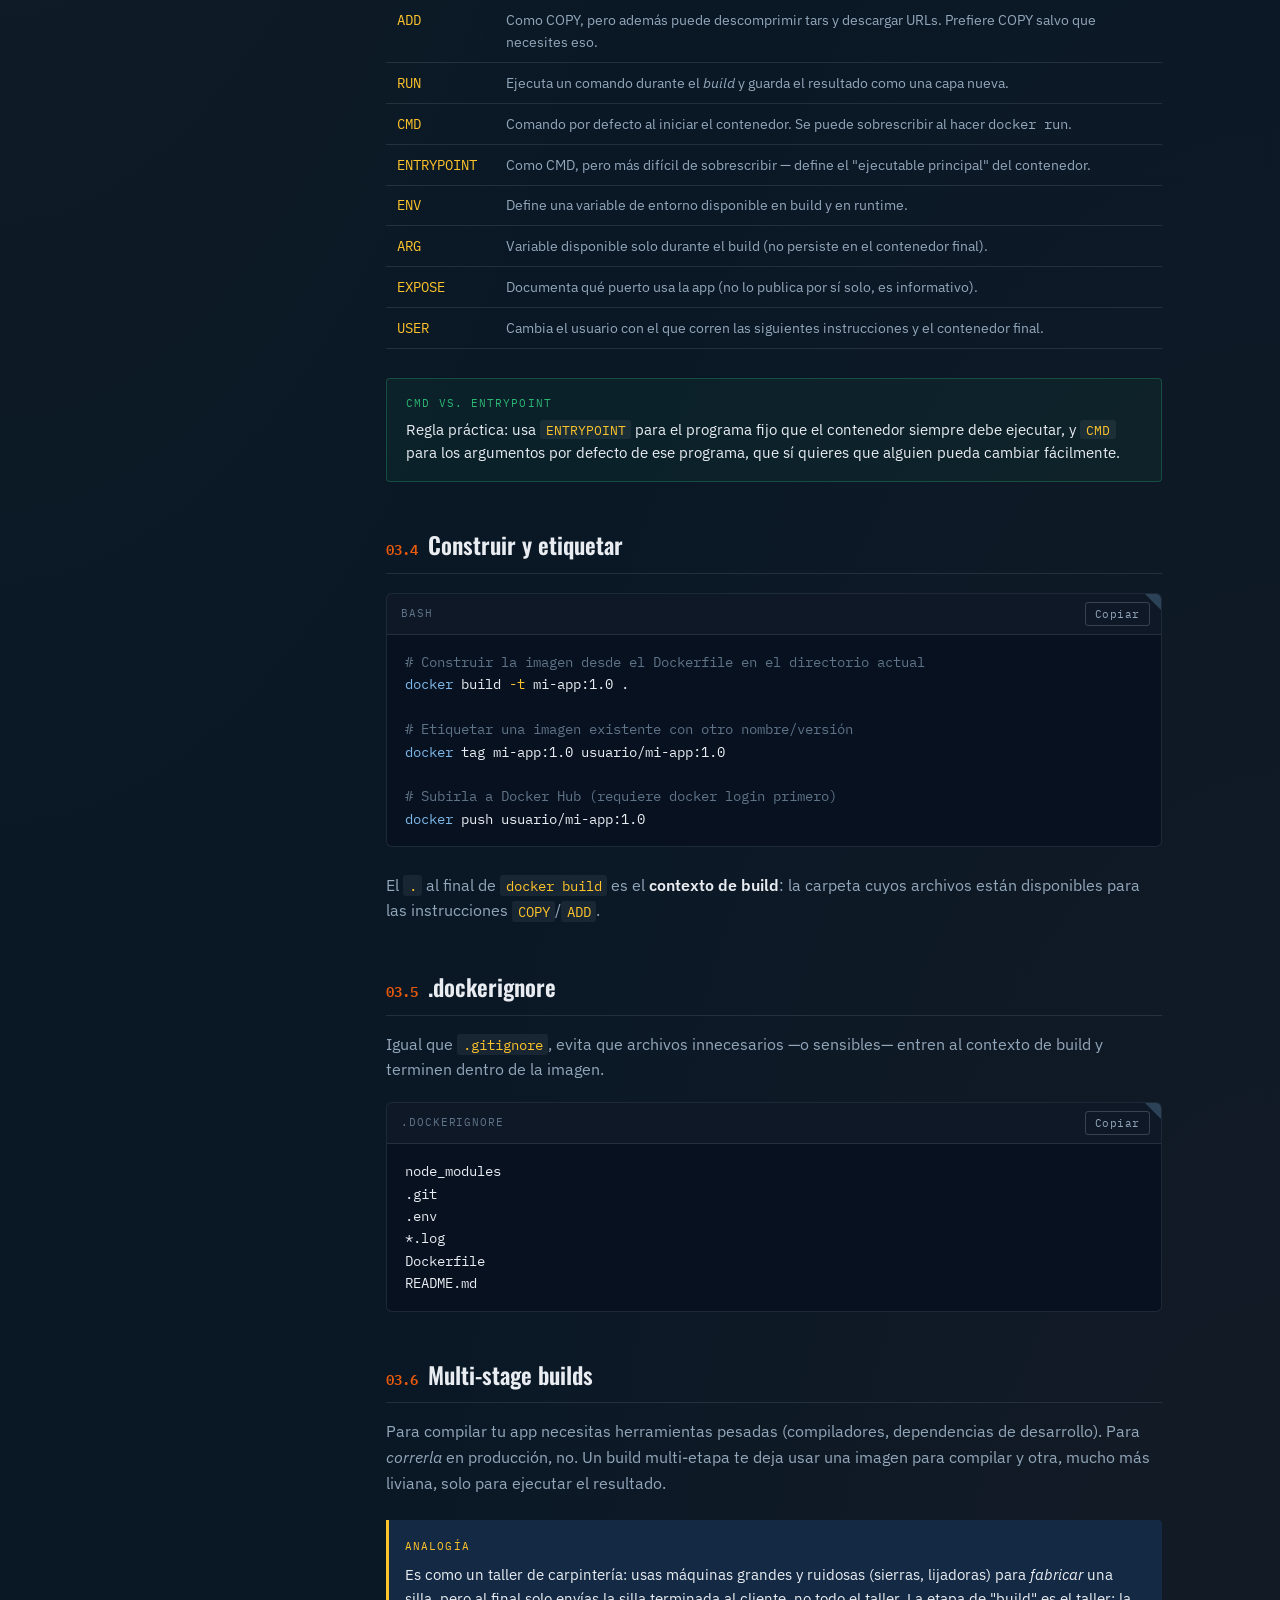
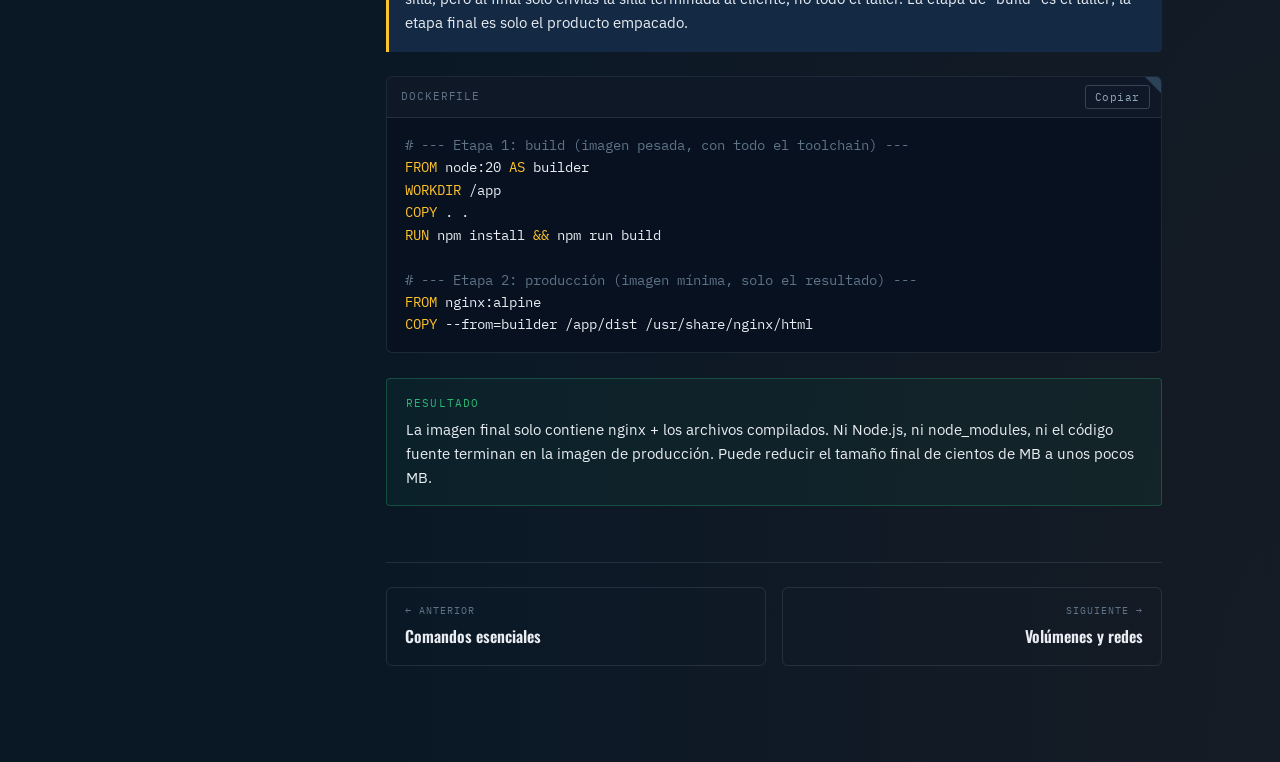
<file: Desktop/LEARN-DOCKER/03-imagenes-dockerfile.html>
<!DOCTYPE html>
<html lang="es">
<head>
<meta charset="UTF-8">
<meta name="viewport" content="width=device-width, initial-scale=1.0">
<title>Imágenes y Dockerfile — Docker</title>
<link rel="stylesheet" href="css/style.css">
</head>
<body>
<button id="nav-toggle" class="nav-toggle" aria-label="Abrir menú">☰</button>
<div class="shell">
  <nav id="sidebar-root"></nav>
  <div class="main-col">
    <div id="yard-rail" class="yard-rail corrugated"></div>
    <main class="page-content">
      <span class="eyebrow">Módulo 03</span>
      <h1 class="page-title">Imágenes y Dockerfile</h1>
      <p class="page-lede">
        Hasta ahora usaste imágenes que otros construyeron (nginx, ubuntu, alpine). Aquí
        aprendes a construir las tuyas.
      </p>

      <h2><span class="num">03.1</span> Una imagen es una receta, no el plato</h2>
      <div class="analogy">
        <span class="tag">Analogía de cocina</span>
        <p>
          Una <strong>imagen</strong> es como una receta escrita: una lista fija de pasos e
          ingredientes que no cambia. Un <strong>contenedor</strong> es el plato ya preparado
          a partir de esa receta —puedes cocinar (ejecutar) la misma receta diez veces y
          obtener diez platos (contenedores) independientes, pero la receta original nunca se
          altera. Por eso las imágenes son de solo lectura: modificar un contenedor en marcha
          no cambia la imagen de la que salió.
        </p>
      </div>

      <h2><span class="num">03.2</span> Capas: por qué Docker es tan eficiente</h2>
      <p>
        Una imagen no es un bloque monolítico: se construye como una pila de <strong>capas</strong>,
        cada una representando una instrucción del Dockerfile.
      </p>
      <div class="analogy">
        <span class="tag">Analogía de las hojas de calco</span>
        <p>
          Piensa en hojas de acetato transparentes apiladas una sobre otra, cada una con un
          dibujo distinto. Juntas forman la imagen completa, pero cada hoja sigue siendo un
          archivo independiente. Si cambias solo la hoja de arriba, no necesitas re-dibujar
          las de abajo. Docker hace lo mismo: si solo cambia tu código fuente pero no tus
          dependencias, Docker reutiliza (cachea) las capas de dependencias y solo reconstruye
          la capa que cambió. Por eso el <strong>orden de las instrucciones en el Dockerfile
          importa muchísimo</strong> para la velocidad del build.
        </p>
      </div>

      <h2><span class="num">03.3</span> Anatomía de un Dockerfile</h2>
      <div class="code-block">
        <div class="code-head"><span class="code-label">Dockerfile</span><button class="copy-btn">Copiar</button></div>
        <pre><code><span class="c-flag">FROM</span> node:20-alpine

<span class="c-flag">WORKDIR</span> /app

<span class="c-comment"># Copiar SOLO el manifiesto de dependencias primero (aprovecha la caché de capas)</span>
<span class="c-flag">COPY</span> package*.json ./
<span class="c-flag">RUN</span> npm install

<span class="c-comment"># Recién ahora copiar el resto del código</span>
<span class="c-flag">COPY</span> . .

<span class="c-flag">EXPOSE</span> 3000
<span class="c-flag">ENV</span> NODE_ENV=production

<span class="c-flag">CMD</span> [<span class="c-str">"node"</span>, <span class="c-str">"server.js"</span>]</code></pre>
      </div>

      <table class="ref-table">
        <thead><tr><th>Instrucción</th><th>Para qué sirve</th></tr></thead>
        <tbody>
          <tr><td>FROM</td><td>Imagen base sobre la que construyes. Siempre la primera línea.</td></tr>
          <tr><td>WORKDIR</td><td>Define el directorio de trabajo dentro del contenedor (crea la carpeta si no existe).</td></tr>
          <tr><td>COPY</td><td>Copia archivos desde tu máquina hacia la imagen.</td></tr>
          <tr><td>ADD</td><td>Como COPY, pero además puede descomprimir tars y descargar URLs. Prefiere COPY salvo que necesites eso.</td></tr>
          <tr><td>RUN</td><td>Ejecuta un comando durante el <em>build</em> y guarda el resultado como una capa nueva.</td></tr>
          <tr><td>CMD</td><td>Comando por defecto al iniciar el contenedor. Se puede sobrescribir al hacer <code>docker run</code>.</td></tr>
          <tr><td>ENTRYPOINT</td><td>Como CMD, pero más difícil de sobrescribir — define el "ejecutable principal" del contenedor.</td></tr>
          <tr><td>ENV</td><td>Define una variable de entorno disponible en build y en runtime.</td></tr>
          <tr><td>ARG</td><td>Variable disponible solo durante el build (no persiste en el contenedor final).</td></tr>
          <tr><td>EXPOSE</td><td>Documenta qué puerto usa la app (no lo publica por sí solo, es informativo).</td></tr>
          <tr><td>USER</td><td>Cambia el usuario con el que corren las siguientes instrucciones y el contenedor final.</td></tr>
        </tbody>
      </table>

      <div class="note">
        <span class="tag">CMD vs. ENTRYPOINT</span>
        <p>Regla práctica: usa <code>ENTRYPOINT</code> para el programa fijo que el contenedor siempre debe ejecutar, y <code>CMD</code> para los argumentos por defecto de ese programa, que sí quieres que alguien pueda cambiar fácilmente.</p>
      </div>

      <h2><span class="num">03.4</span> Construir y etiquetar</h2>
      <div class="code-block">
        <div class="code-head"><span class="code-label">bash</span><button class="copy-btn">Copiar</button></div>
        <pre><code><span class="c-comment"># Construir la imagen desde el Dockerfile en el directorio actual</span>
<span class="c-cmd">docker</span> build <span class="c-flag">-t</span> mi-app:1.0 .

<span class="c-comment"># Etiquetar una imagen existente con otro nombre/versión</span>
<span class="c-cmd">docker</span> tag mi-app:1.0 usuario/mi-app:1.0

<span class="c-comment"># Subirla a Docker Hub (requiere docker login primero)</span>
<span class="c-cmd">docker</span> push usuario/mi-app:1.0</code></pre>
      </div>
      <p>
        El <code>.</code> al final de <code>docker build</code> es el <strong>contexto de
        build</strong>: la carpeta cuyos archivos están disponibles para las instrucciones
        <code>COPY</code>/<code>ADD</code>.
      </p>

      <h2><span class="num">03.5</span> .dockerignore</h2>
      <p>
        Igual que <code>.gitignore</code>, evita que archivos innecesarios —o sensibles— entren
        al contexto de build y terminen dentro de la imagen.
      </p>
      <div class="code-block">
        <div class="code-head"><span class="code-label">.dockerignore</span><button class="copy-btn">Copiar</button></div>
        <pre><code>node_modules
.git
.env
*.log
Dockerfile
README.md</code></pre>
      </div>

      <h2><span class="num">03.6</span> Multi-stage builds</h2>
      <p>
        Para compilar tu app necesitas herramientas pesadas (compiladores, dependencias de
        desarrollo). Para <em>correrla</em> en producción, no. Un build multi-etapa te deja
        usar una imagen para compilar y otra, mucho más liviana, solo para ejecutar el
        resultado.
      </p>
      <div class="analogy">
        <span class="tag">Analogía</span>
        <p>
          Es como un taller de carpintería: usas máquinas grandes y ruidosas (sierras,
          lijadoras) para <em>fabricar</em> una silla, pero al final solo envías la silla
          terminada al cliente, no todo el taller. La etapa de "build" es el taller; la etapa
          final es solo el producto empacado.
        </p>
      </div>
      <div class="code-block">
        <div class="code-head"><span class="code-label">Dockerfile</span><button class="copy-btn">Copiar</button></div>
        <pre><code><span class="c-comment"># --- Etapa 1: build (imagen pesada, con todo el toolchain) ---</span>
<span class="c-flag">FROM</span> node:20 <span class="c-flag">AS</span> builder
<span class="c-flag">WORKDIR</span> /app
<span class="c-flag">COPY</span> . .
<span class="c-flag">RUN</span> npm install <span class="c-flag">&&</span> npm run build

<span class="c-comment"># --- Etapa 2: producción (imagen mínima, solo el resultado) ---</span>
<span class="c-flag">FROM</span> nginx:alpine
<span class="c-flag">COPY</span> --from=builder /app/dist /usr/share/nginx/html</code></pre>
      </div>
      <div class="note">
        <span class="tag">Resultado</span>
        <p>La imagen final solo contiene nginx + los archivos compilados. Ni Node.js, ni node_modules, ni el código fuente terminan en la imagen de producción. Puede reducir el tamaño final de cientos de MB a unos pocos MB.</p>
      </div>

      <div class="page-nav">
        <a href="02-comandos-basicos.html"><span class="dir">← Anterior</span><span class="lbl">Comandos esenciales</span></a>
        <a class="next" href="04-volumenes-redes.html"><span class="dir">Siguiente →</span><span class="lbl">Volúmenes y redes</span></a>
      </div>
    </main>
  </div>
</div>
<script src="js/script.js"></script>
<script>renderChrome('imagenes');</script>
</body>
</html>
</file>
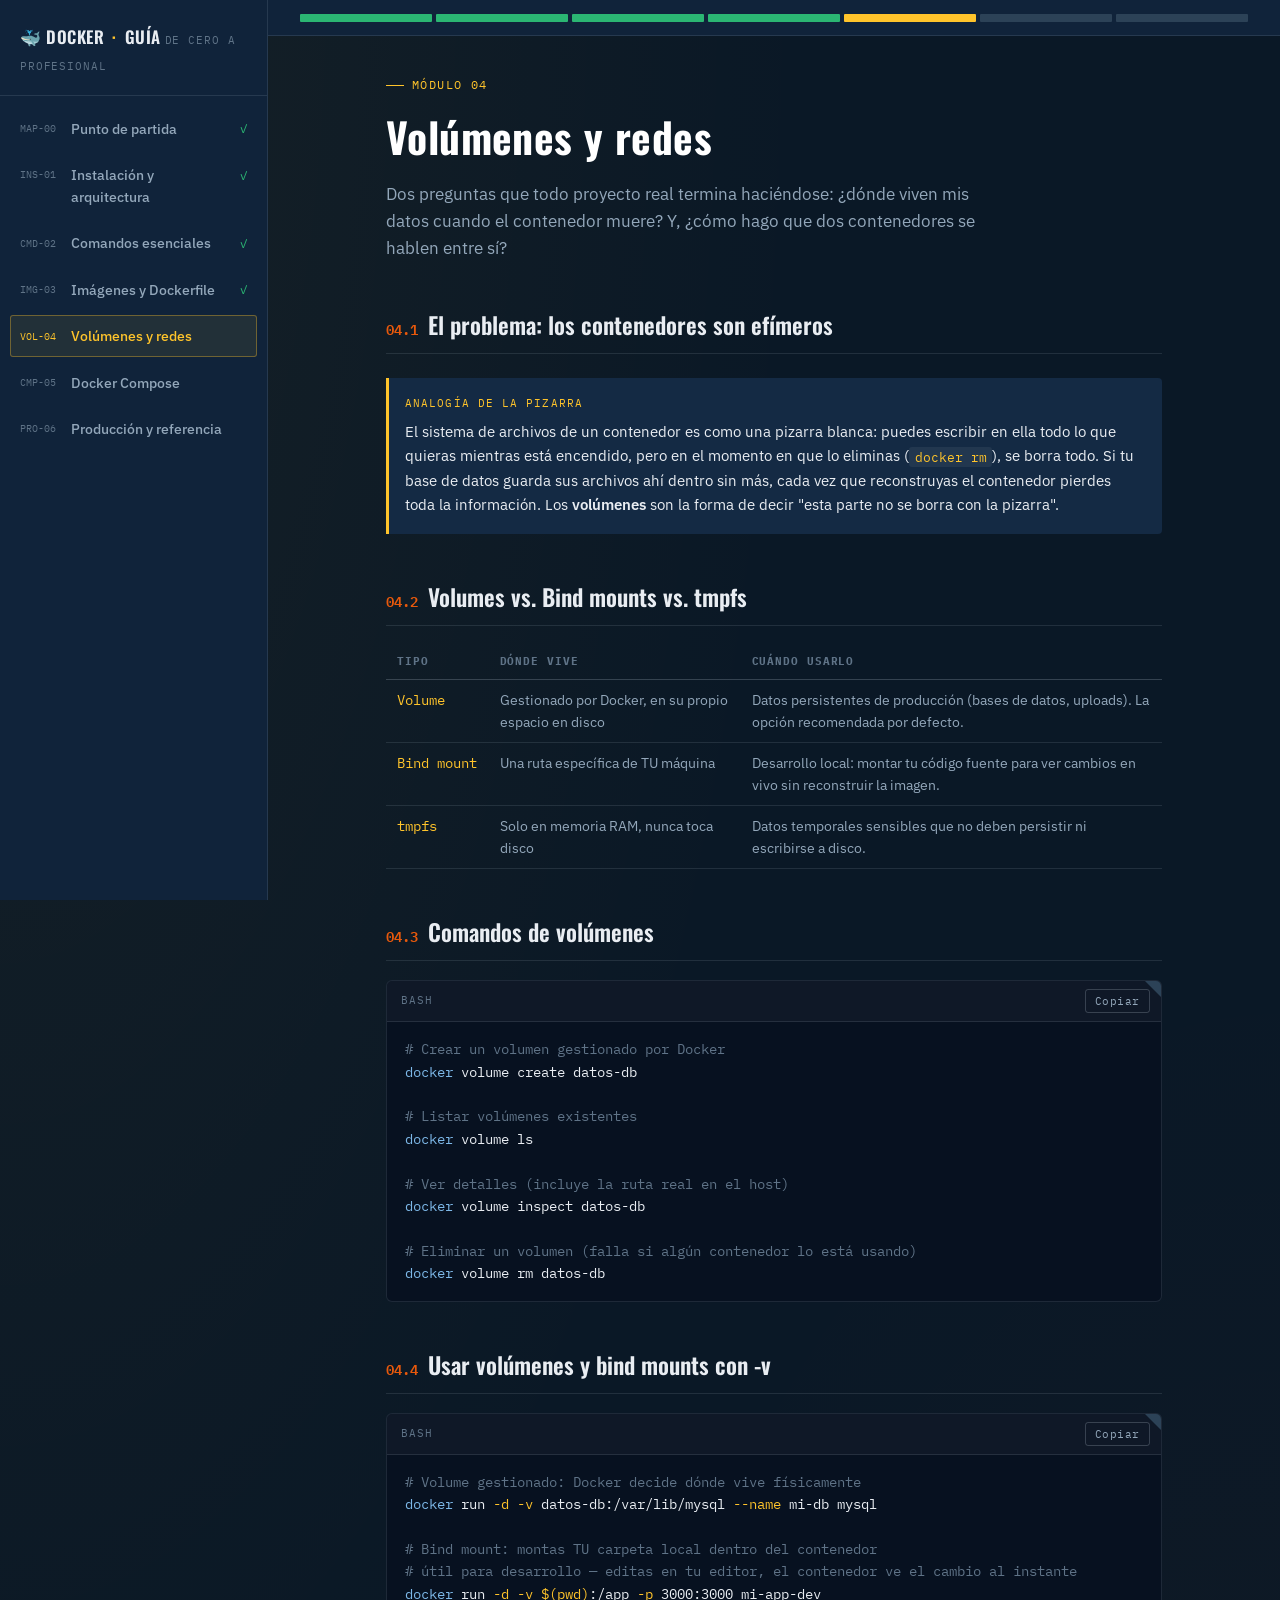
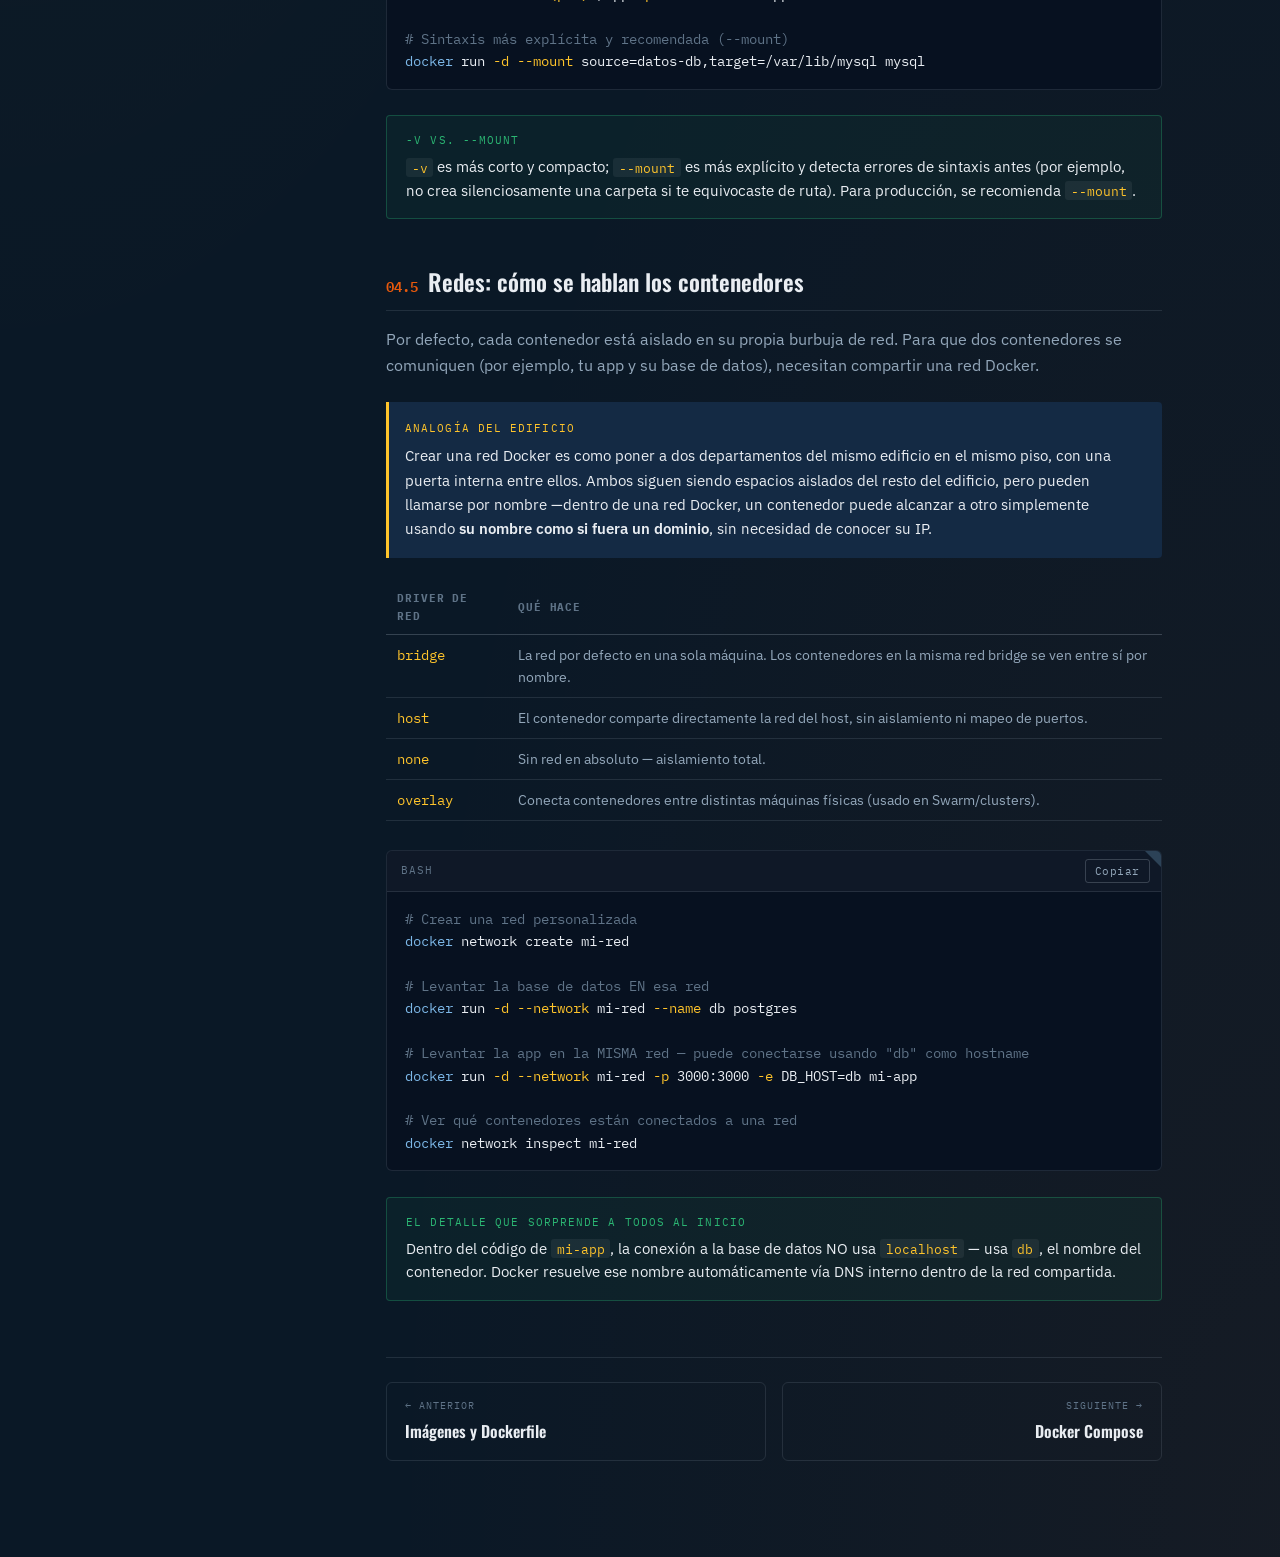
<file: Desktop/LEARN-DOCKER/04-volumenes-redes.html>
<!DOCTYPE html>
<html lang="es">
<head>
<meta charset="UTF-8">
<meta name="viewport" content="width=device-width, initial-scale=1.0">
<title>Volúmenes y redes — Docker</title>
<link rel="stylesheet" href="css/style.css">
</head>
<body>
<button id="nav-toggle" class="nav-toggle" aria-label="Abrir menú">☰</button>
<div class="shell">
  <nav id="sidebar-root"></nav>
  <div class="main-col">
    <div id="yard-rail" class="yard-rail corrugated"></div>
    <main class="page-content">
      <span class="eyebrow">Módulo 04</span>
      <h1 class="page-title">Volúmenes y redes</h1>
      <p class="page-lede">
        Dos preguntas que todo proyecto real termina haciéndose: ¿dónde viven mis datos
        cuando el contenedor muere? Y, ¿cómo hago que dos contenedores se hablen entre sí?
      </p>

      <h2><span class="num">04.1</span> El problema: los contenedores son efímeros</h2>
      <div class="analogy">
        <span class="tag">Analogía de la pizarra</span>
        <p>
          El sistema de archivos de un contenedor es como una pizarra blanca: puedes escribir
          en ella todo lo que quieras mientras está encendido, pero en el momento en que lo
          eliminas (<code>docker rm</code>), se borra todo. Si tu base de datos guarda sus
          archivos ahí dentro sin más, cada vez que reconstruyas el contenedor pierdes toda la
          información. Los <strong>volúmenes</strong> son la forma de decir "esta parte no se
          borra con la pizarra".
        </p>
      </div>

      <h2><span class="num">04.2</span> Volumes vs. Bind mounts vs. tmpfs</h2>
      <table class="ref-table">
        <thead><tr><th>Tipo</th><th>Dónde vive</th><th>Cuándo usarlo</th></tr></thead>
        <tbody>
          <tr><td>Volume</td><td>Gestionado por Docker, en su propio espacio en disco</td><td>Datos persistentes de producción (bases de datos, uploads). La opción recomendada por defecto.</td></tr>
          <tr><td>Bind mount</td><td>Una ruta específica de TU máquina</td><td>Desarrollo local: montar tu código fuente para ver cambios en vivo sin reconstruir la imagen.</td></tr>
          <tr><td>tmpfs</td><td>Solo en memoria RAM, nunca toca disco</td><td>Datos temporales sensibles que no deben persistir ni escribirse a disco.</td></tr>
        </tbody>
      </table>

      <h2><span class="num">04.3</span> Comandos de volúmenes</h2>
      <div class="code-block">
        <div class="code-head"><span class="code-label">bash</span><button class="copy-btn">Copiar</button></div>
        <pre><code><span class="c-comment"># Crear un volumen gestionado por Docker</span>
<span class="c-cmd">docker</span> volume create datos-db

<span class="c-comment"># Listar volúmenes existentes</span>
<span class="c-cmd">docker</span> volume ls

<span class="c-comment"># Ver detalles (incluye la ruta real en el host)</span>
<span class="c-cmd">docker</span> volume inspect datos-db

<span class="c-comment"># Eliminar un volumen (falla si algún contenedor lo está usando)</span>
<span class="c-cmd">docker</span> volume rm datos-db</code></pre>
      </div>

      <h2><span class="num">04.4</span> Usar volúmenes y bind mounts con -v</h2>
      <div class="code-block">
        <div class="code-head"><span class="code-label">bash</span><button class="copy-btn">Copiar</button></div>
        <pre><code><span class="c-comment"># Volume gestionado: Docker decide dónde vive físicamente</span>
<span class="c-cmd">docker</span> run <span class="c-flag">-d</span> <span class="c-flag">-v</span> datos-db:/var/lib/mysql <span class="c-flag">--name</span> mi-db mysql

<span class="c-comment"># Bind mount: montas TU carpeta local dentro del contenedor</span>
<span class="c-comment"># útil para desarrollo — editas en tu editor, el contenedor ve el cambio al instante</span>
<span class="c-cmd">docker</span> run <span class="c-flag">-d</span> <span class="c-flag">-v</span> <span class="c-flag">$(pwd)</span>:/app <span class="c-flag">-p</span> 3000:3000 mi-app-dev

<span class="c-comment"># Sintaxis más explícita y recomendada (--mount)</span>
<span class="c-cmd">docker</span> run <span class="c-flag">-d</span> <span class="c-flag">--mount</span> source=datos-db,target=/var/lib/mysql mysql</code></pre>
      </div>
      <div class="note">
        <span class="tag">-v vs. --mount</span>
        <p><code>-v</code> es más corto y compacto; <code>--mount</code> es más explícito y detecta errores de sintaxis antes (por ejemplo, no crea silenciosamente una carpeta si te equivocaste de ruta). Para producción, se recomienda <code>--mount</code>.</p>
      </div>

      <h2><span class="num">04.5</span> Redes: cómo se hablan los contenedores</h2>
      <p>
        Por defecto, cada contenedor está aislado en su propia burbuja de red. Para que dos
        contenedores se comuniquen (por ejemplo, tu app y su base de datos), necesitan
        compartir una red Docker.
      </p>
      <div class="analogy">
        <span class="tag">Analogía del edificio</span>
        <p>
          Crear una red Docker es como poner a dos departamentos del mismo edificio en el
          mismo piso, con una puerta interna entre ellos. Ambos siguen siendo espacios
          aislados del resto del edificio, pero pueden llamarse por nombre —dentro de una red
          Docker, un contenedor puede alcanzar a otro simplemente usando <strong>su nombre
          como si fuera un dominio</strong>, sin necesidad de conocer su IP.
        </p>
      </div>

      <table class="ref-table">
        <thead><tr><th>Driver de red</th><th>Qué hace</th></tr></thead>
        <tbody>
          <tr><td>bridge</td><td>La red por defecto en una sola máquina. Los contenedores en la misma red bridge se ven entre sí por nombre.</td></tr>
          <tr><td>host</td><td>El contenedor comparte directamente la red del host, sin aislamiento ni mapeo de puertos.</td></tr>
          <tr><td>none</td><td>Sin red en absoluto — aislamiento total.</td></tr>
          <tr><td>overlay</td><td>Conecta contenedores entre distintas máquinas físicas (usado en Swarm/clusters).</td></tr>
        </tbody>
      </table>

      <div class="code-block">
        <div class="code-head"><span class="code-label">bash</span><button class="copy-btn">Copiar</button></div>
        <pre><code><span class="c-comment"># Crear una red personalizada</span>
<span class="c-cmd">docker</span> network create mi-red

<span class="c-comment"># Levantar la base de datos EN esa red</span>
<span class="c-cmd">docker</span> run <span class="c-flag">-d</span> <span class="c-flag">--network</span> mi-red <span class="c-flag">--name</span> db postgres

<span class="c-comment"># Levantar la app en la MISMA red — puede conectarse usando "db" como hostname</span>
<span class="c-cmd">docker</span> run <span class="c-flag">-d</span> <span class="c-flag">--network</span> mi-red <span class="c-flag">-p</span> 3000:3000 <span class="c-flag">-e</span> DB_HOST=db mi-app

<span class="c-comment"># Ver qué contenedores están conectados a una red</span>
<span class="c-cmd">docker</span> network inspect mi-red</code></pre>
      </div>
      <div class="note">
        <span class="tag">El detalle que sorprende a todos al inicio</span>
        <p>Dentro del código de <code>mi-app</code>, la conexión a la base de datos NO usa <code>localhost</code> — usa <code>db</code>, el nombre del contenedor. Docker resuelve ese nombre automáticamente vía DNS interno dentro de la red compartida.</p>
      </div>

      <div class="page-nav">
        <a href="03-imagenes-dockerfile.html"><span class="dir">← Anterior</span><span class="lbl">Imágenes y Dockerfile</span></a>
        <a class="next" href="05-docker-compose.html"><span class="dir">Siguiente →</span><span class="lbl">Docker Compose</span></a>
      </div>
    </main>
  </div>
</div>
<script src="js/script.js"></script>
<script>renderChrome('volumenes');</script>
</body>
</html>
</file>
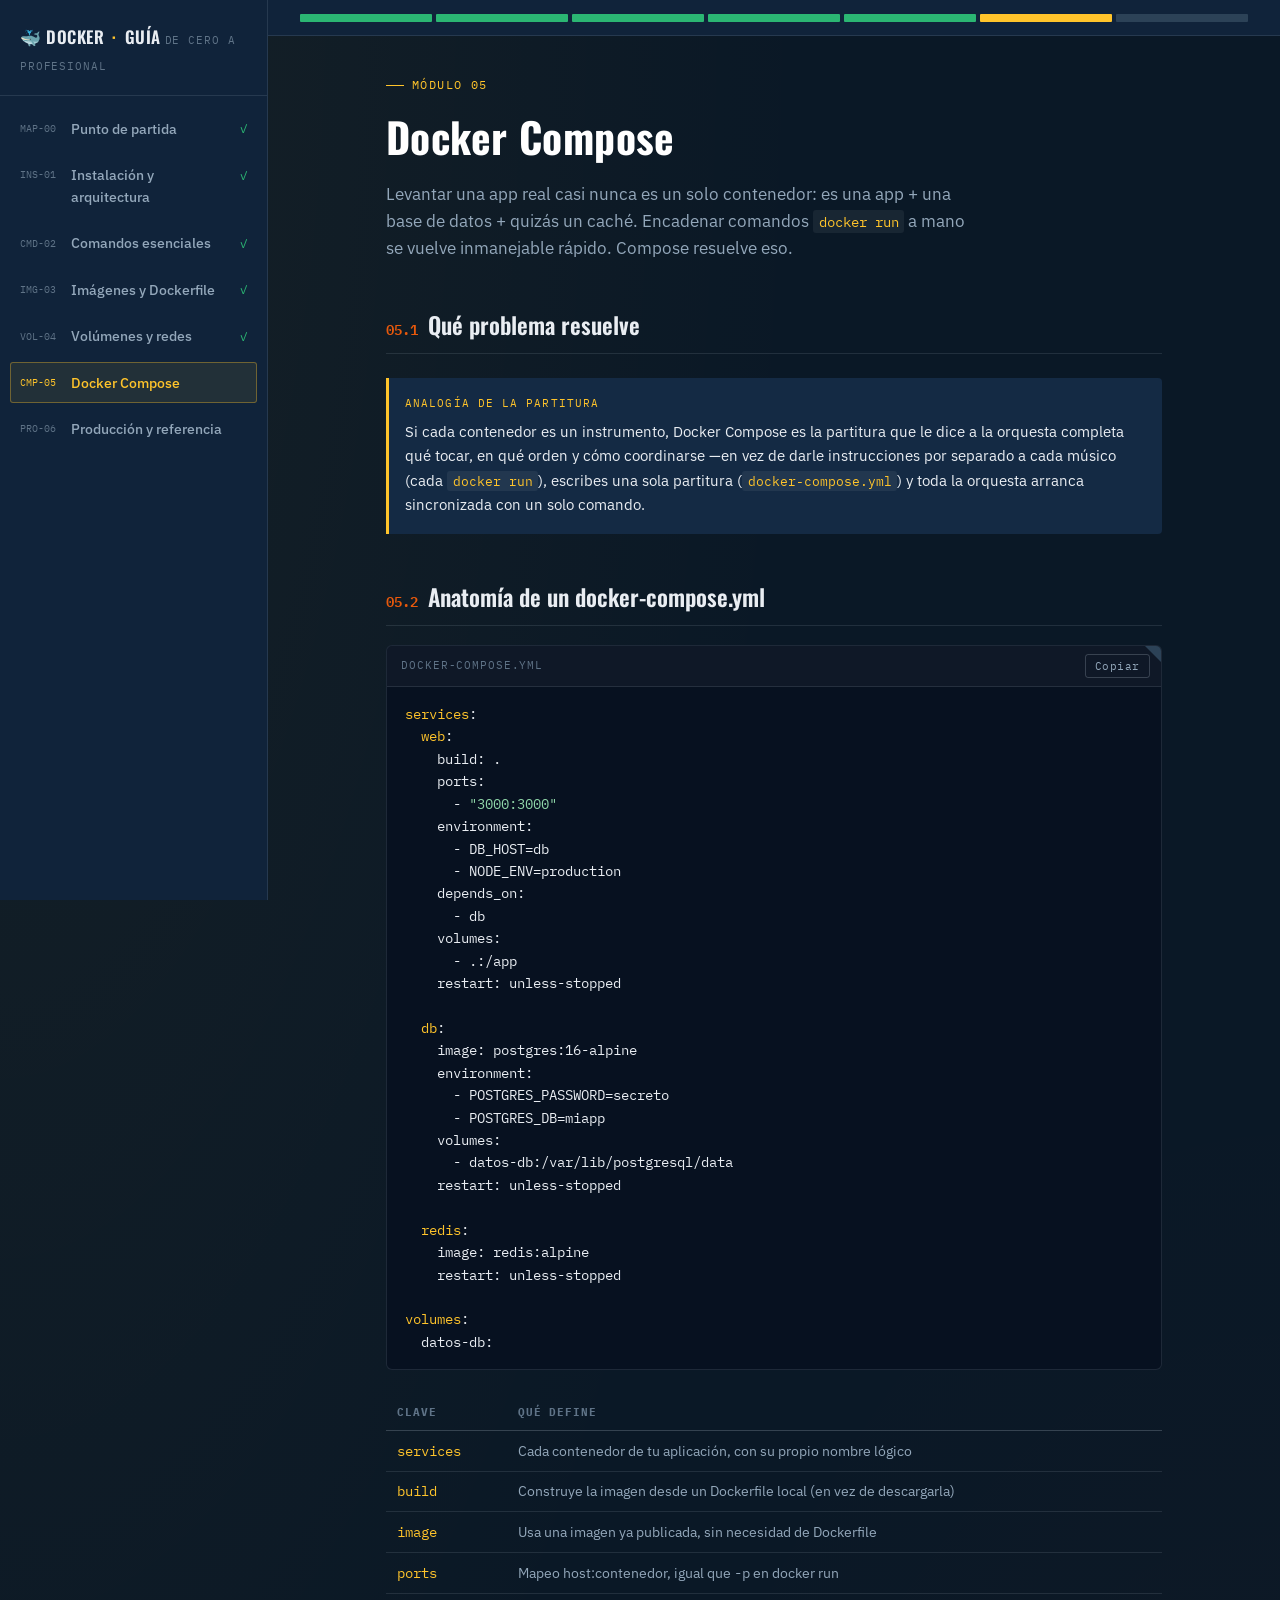
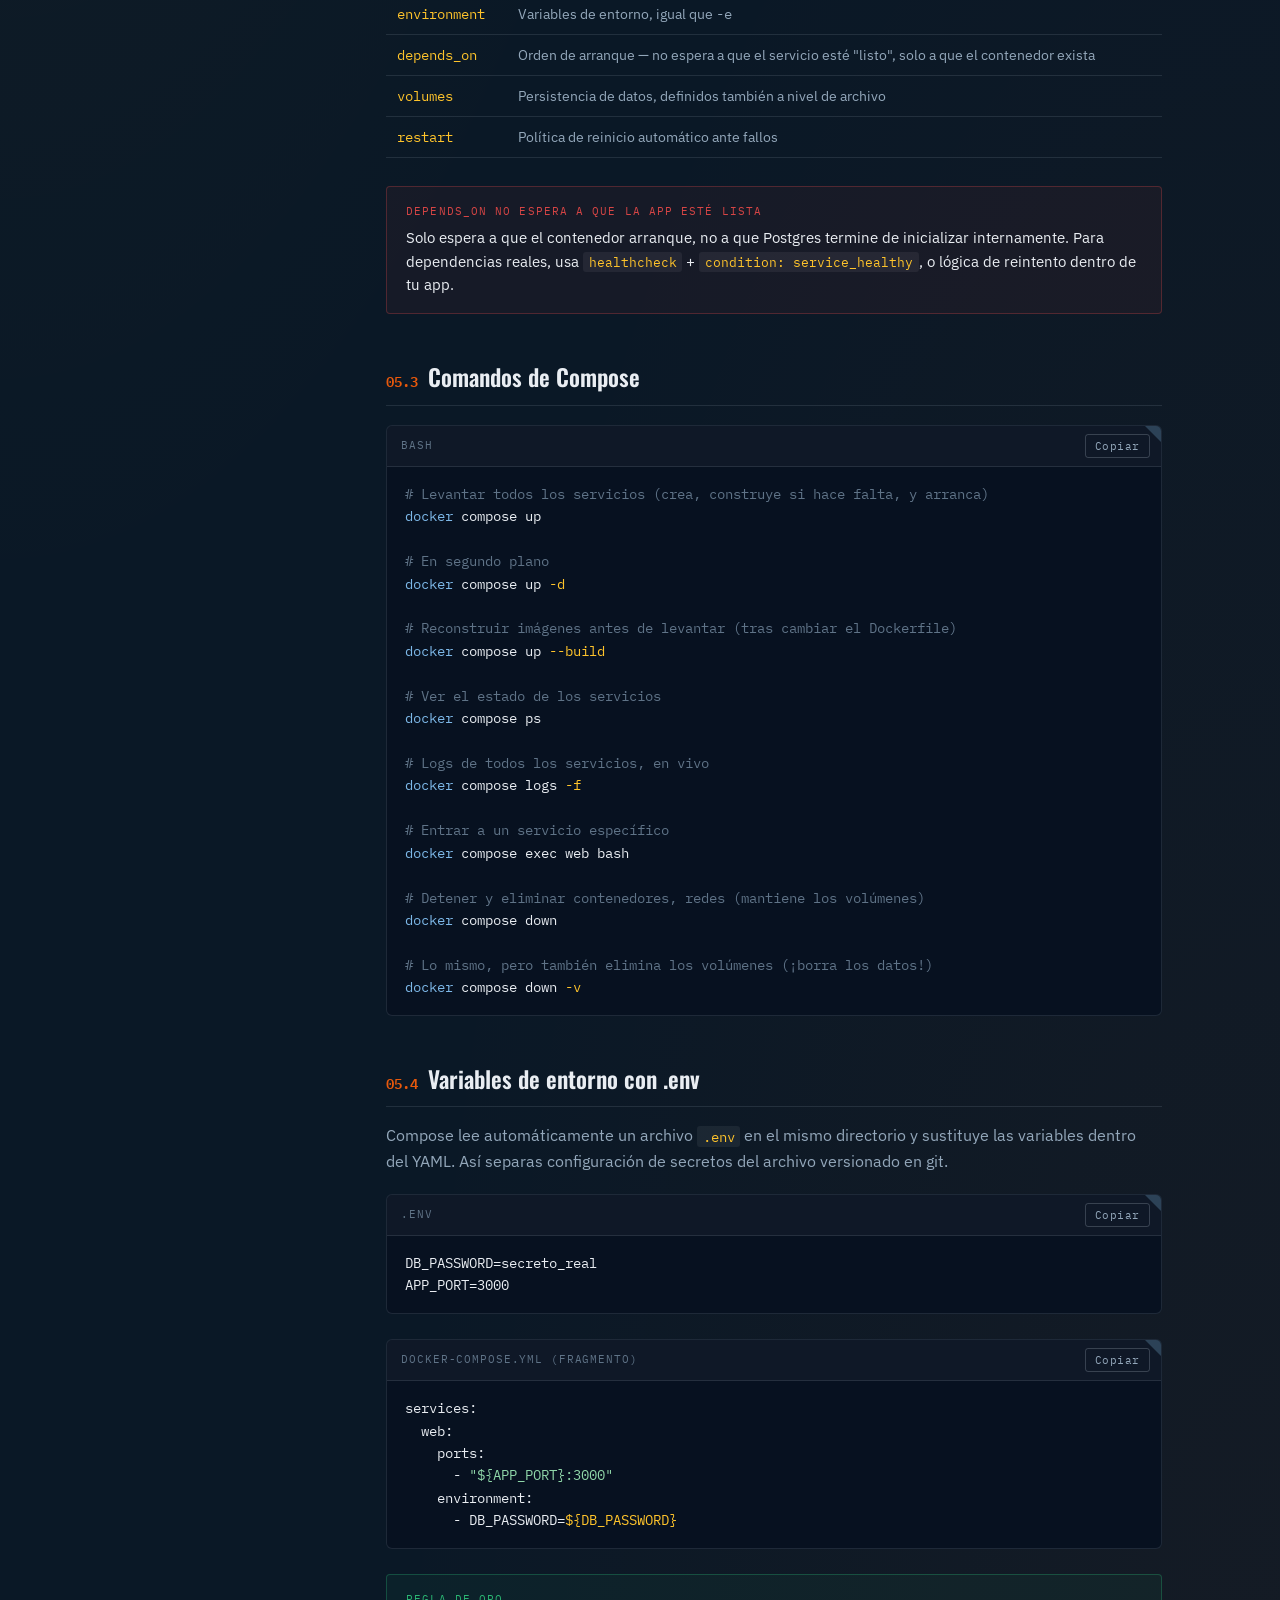
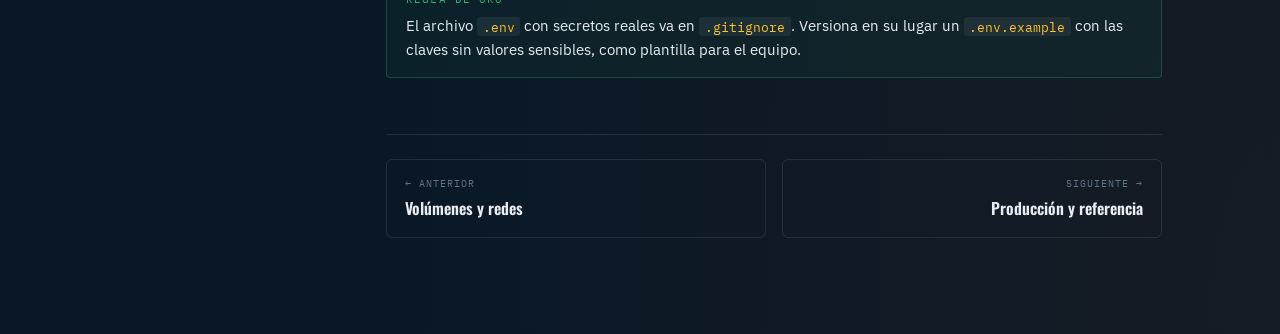
<file: Desktop/LEARN-DOCKER/05-docker-compose.html>
<!DOCTYPE html>
<html lang="es">
<head>
<meta charset="UTF-8">
<meta name="viewport" content="width=device-width, initial-scale=1.0">
<title>Docker Compose — Docker</title>
<link rel="stylesheet" href="css/style.css">
</head>
<body>
<button id="nav-toggle" class="nav-toggle" aria-label="Abrir menú">☰</button>
<div class="shell">
  <nav id="sidebar-root"></nav>
  <div class="main-col">
    <div id="yard-rail" class="yard-rail corrugated"></div>
    <main class="page-content">
      <span class="eyebrow">Módulo 05</span>
      <h1 class="page-title">Docker Compose</h1>
      <p class="page-lede">
        Levantar una app real casi nunca es un solo contenedor: es una app + una base de datos
        + quizás un caché. Encadenar comandos <code>docker run</code> a mano se vuelve
        inmanejable rápido. Compose resuelve eso.
      </p>

      <h2><span class="num">05.1</span> Qué problema resuelve</h2>
      <div class="analogy">
        <span class="tag">Analogía de la partitura</span>
        <p>
          Si cada contenedor es un instrumento, Docker Compose es la partitura que le dice a
          la orquesta completa qué tocar, en qué orden y cómo coordinarse —en vez de darle
          instrucciones por separado a cada músico (cada <code>docker run</code>), escribes
          una sola partitura (<code>docker-compose.yml</code>) y toda la orquesta arranca
          sincronizada con un solo comando.
        </p>
      </div>

      <h2><span class="num">05.2</span> Anatomía de un docker-compose.yml</h2>
      <div class="code-block">
        <div class="code-head"><span class="code-label">docker-compose.yml</span><button class="copy-btn">Copiar</button></div>
        <pre><code><span class="c-flag">services</span>:
  <span class="c-flag">web</span>:
    build: .
    ports:
      - <span class="c-str">"3000:3000"</span>
    environment:
      - DB_HOST=db
      - NODE_ENV=production
    depends_on:
      - db
    volumes:
      - .:/app
    restart: unless-stopped

  <span class="c-flag">db</span>:
    image: postgres:16-alpine
    environment:
      - POSTGRES_PASSWORD=secreto
      - POSTGRES_DB=miapp
    volumes:
      - datos-db:/var/lib/postgresql/data
    restart: unless-stopped

  <span class="c-flag">redis</span>:
    image: redis:alpine
    restart: unless-stopped

<span class="c-flag">volumes</span>:
  datos-db:</code></pre>
      </div>

      <table class="ref-table">
        <thead><tr><th>Clave</th><th>Qué define</th></tr></thead>
        <tbody>
          <tr><td>services</td><td>Cada contenedor de tu aplicación, con su propio nombre lógico</td></tr>
          <tr><td>build</td><td>Construye la imagen desde un Dockerfile local (en vez de descargarla)</td></tr>
          <tr><td>image</td><td>Usa una imagen ya publicada, sin necesidad de Dockerfile</td></tr>
          <tr><td>ports</td><td>Mapeo host:contenedor, igual que <code>-p</code> en docker run</td></tr>
          <tr><td>environment</td><td>Variables de entorno, igual que <code>-e</code></td></tr>
          <tr><td>depends_on</td><td>Orden de arranque — no espera a que el servicio esté "listo", solo a que el contenedor exista</td></tr>
          <tr><td>volumes</td><td>Persistencia de datos, definidos también a nivel de archivo</td></tr>
          <tr><td>restart</td><td>Política de reinicio automático ante fallos</td></tr>
        </tbody>
      </table>

      <div class="warn">
        <span class="tag">depends_on no espera a que la app esté lista</span>
        <p>Solo espera a que el contenedor arranque, no a que Postgres termine de inicializar internamente. Para dependencias reales, usa <code>healthcheck</code> + <code>condition: service_healthy</code>, o lógica de reintento dentro de tu app.</p>
      </div>

      <h2><span class="num">05.3</span> Comandos de Compose</h2>
      <div class="code-block">
        <div class="code-head"><span class="code-label">bash</span><button class="copy-btn">Copiar</button></div>
        <pre><code><span class="c-comment"># Levantar todos los servicios (crea, construye si hace falta, y arranca)</span>
<span class="c-cmd">docker</span> compose up

<span class="c-comment"># En segundo plano</span>
<span class="c-cmd">docker</span> compose up <span class="c-flag">-d</span>

<span class="c-comment"># Reconstruir imágenes antes de levantar (tras cambiar el Dockerfile)</span>
<span class="c-cmd">docker</span> compose up <span class="c-flag">--build</span>

<span class="c-comment"># Ver el estado de los servicios</span>
<span class="c-cmd">docker</span> compose ps

<span class="c-comment"># Logs de todos los servicios, en vivo</span>
<span class="c-cmd">docker</span> compose logs <span class="c-flag">-f</span>

<span class="c-comment"># Entrar a un servicio específico</span>
<span class="c-cmd">docker</span> compose exec web bash

<span class="c-comment"># Detener y eliminar contenedores, redes (mantiene los volúmenes)</span>
<span class="c-cmd">docker</span> compose down

<span class="c-comment"># Lo mismo, pero también elimina los volúmenes (¡borra los datos!)</span>
<span class="c-cmd">docker</span> compose down <span class="c-flag">-v</span></code></pre>
      </div>

      <h2><span class="num">05.4</span> Variables de entorno con .env</h2>
      <p>
        Compose lee automáticamente un archivo <code>.env</code> en el mismo directorio y
        sustituye las variables dentro del YAML. Así separas configuración de secretos del
        archivo versionado en git.
      </p>
      <div class="code-block">
        <div class="code-head"><span class="code-label">.env</span><button class="copy-btn">Copiar</button></div>
        <pre><code>DB_PASSWORD=secreto_real
APP_PORT=3000</code></pre>
      </div>
      <div class="code-block">
        <div class="code-head"><span class="code-label">docker-compose.yml (fragmento)</span><button class="copy-btn">Copiar</button></div>
        <pre><code>services:
  web:
    ports:
      - <span class="c-str">"${APP_PORT}:3000"</span>
    environment:
      - DB_PASSWORD=<span class="c-flag">${DB_PASSWORD}</span></code></pre>
      </div>
      <div class="note">
        <span class="tag">Regla de oro</span>
        <p>El archivo <code>.env</code> con secretos reales va en <code>.gitignore</code>. Versiona en su lugar un <code>.env.example</code> con las claves sin valores sensibles, como plantilla para el equipo.</p>
      </div>

      <div class="page-nav">
        <a href="04-volumenes-redes.html"><span class="dir">← Anterior</span><span class="lbl">Volúmenes y redes</span></a>
        <a class="next" href="06-produccion-y-referencia.html"><span class="dir">Siguiente →</span><span class="lbl">Producción y referencia</span></a>
      </div>
    </main>
  </div>
</div>
<script src="js/script.js"></script>
<script>renderChrome('compose');</script>
</body>
</html>
</file>
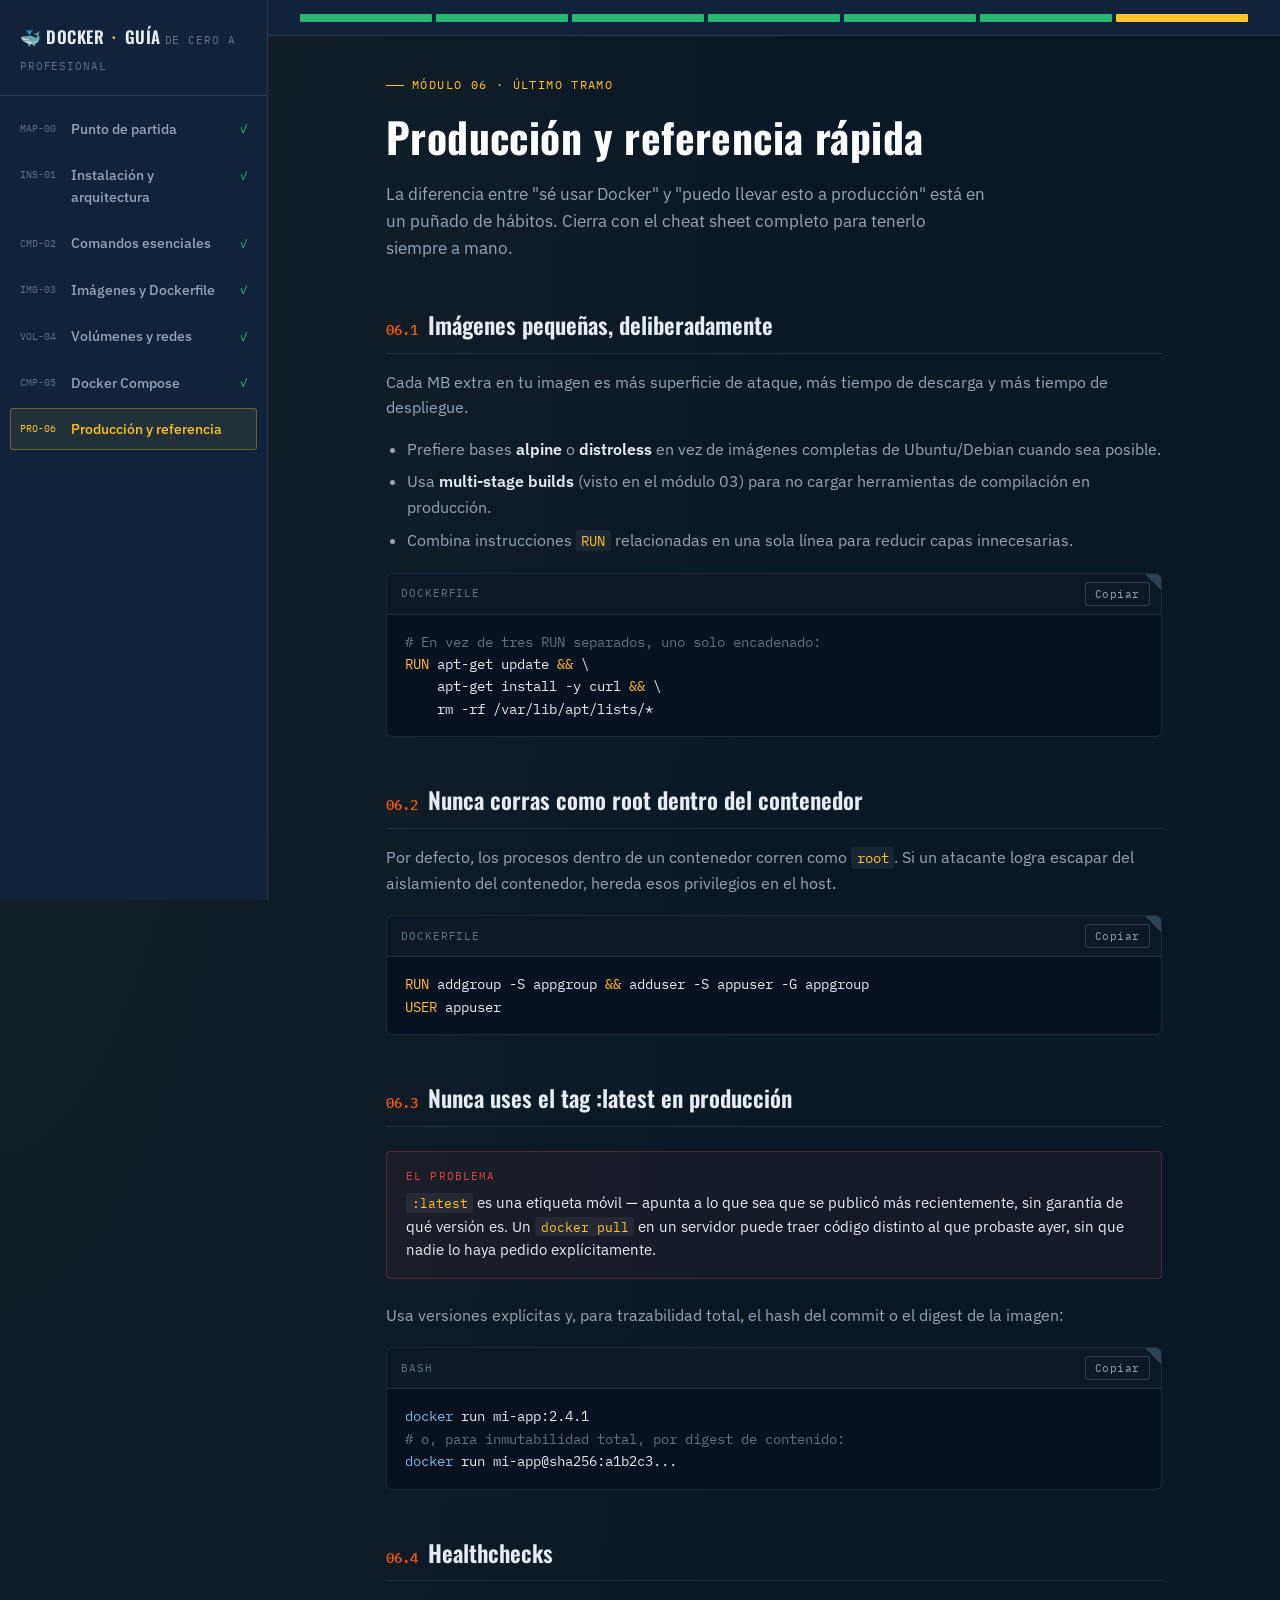
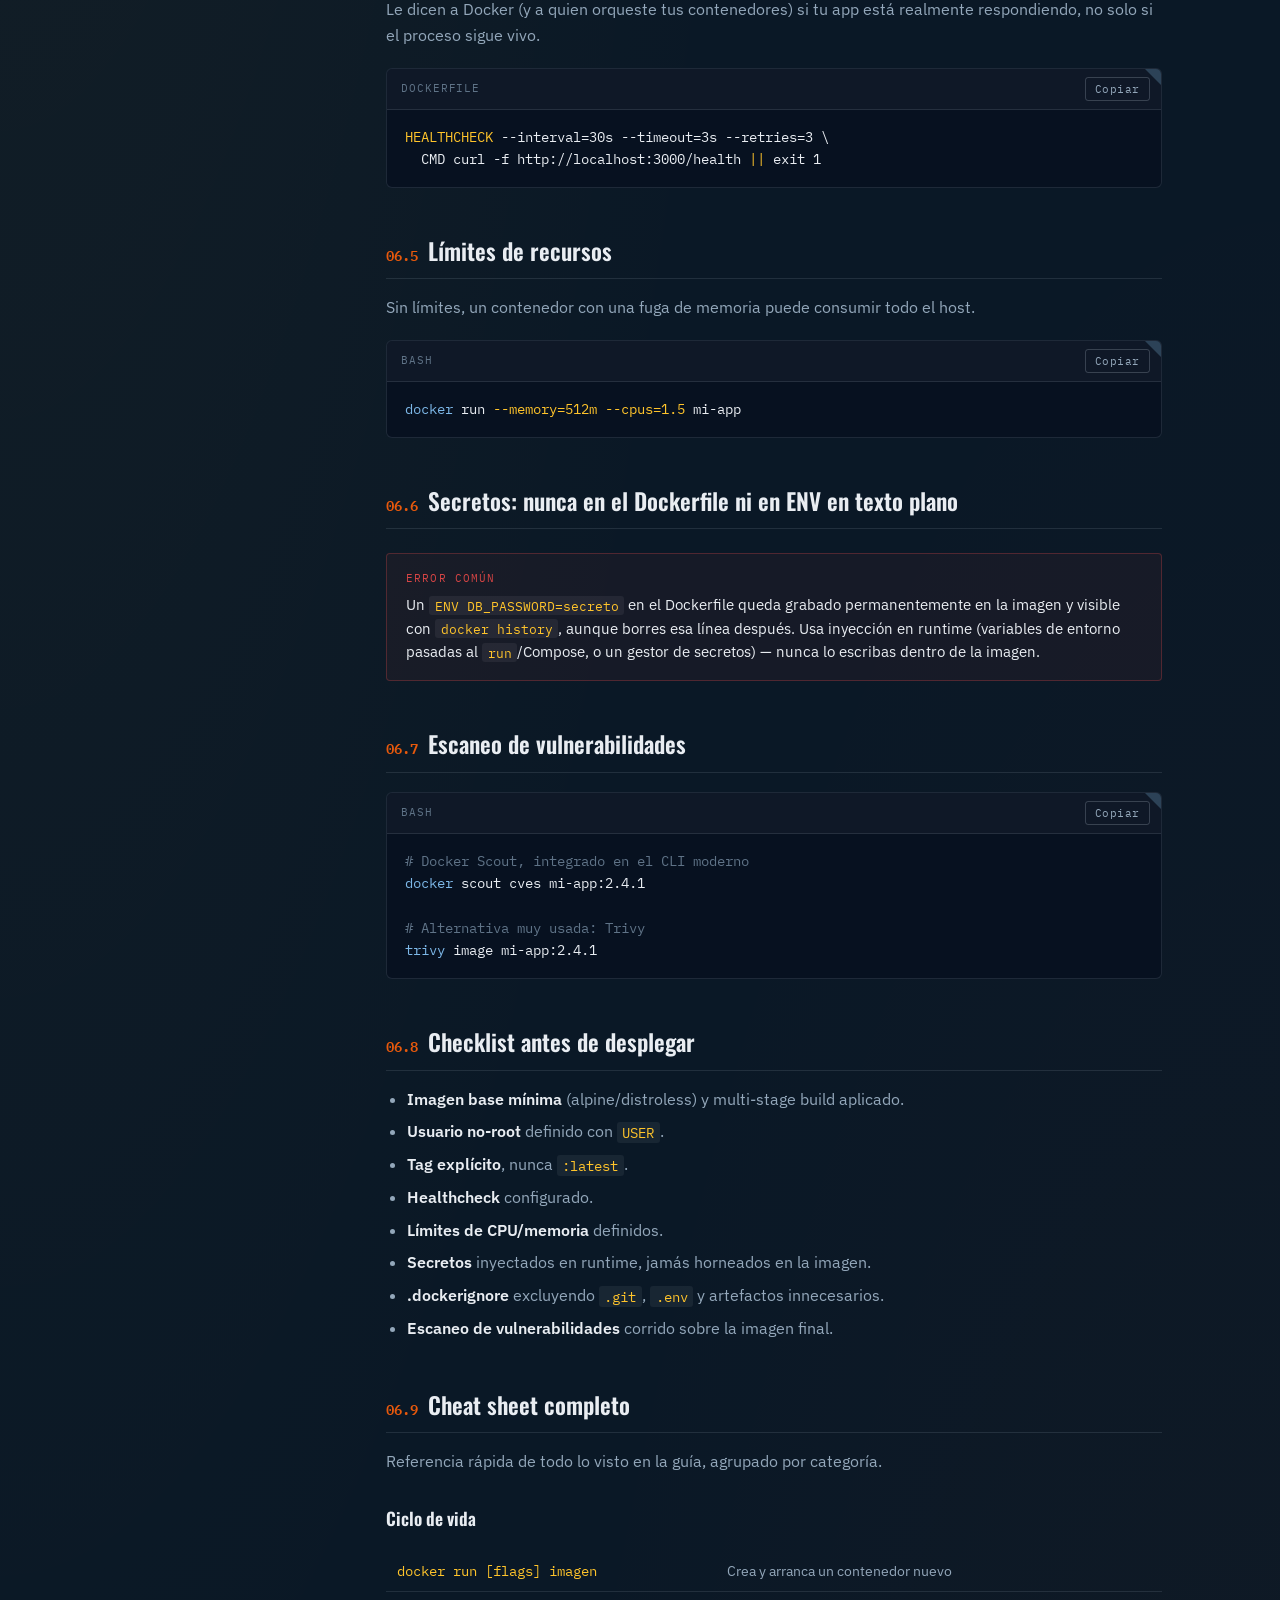
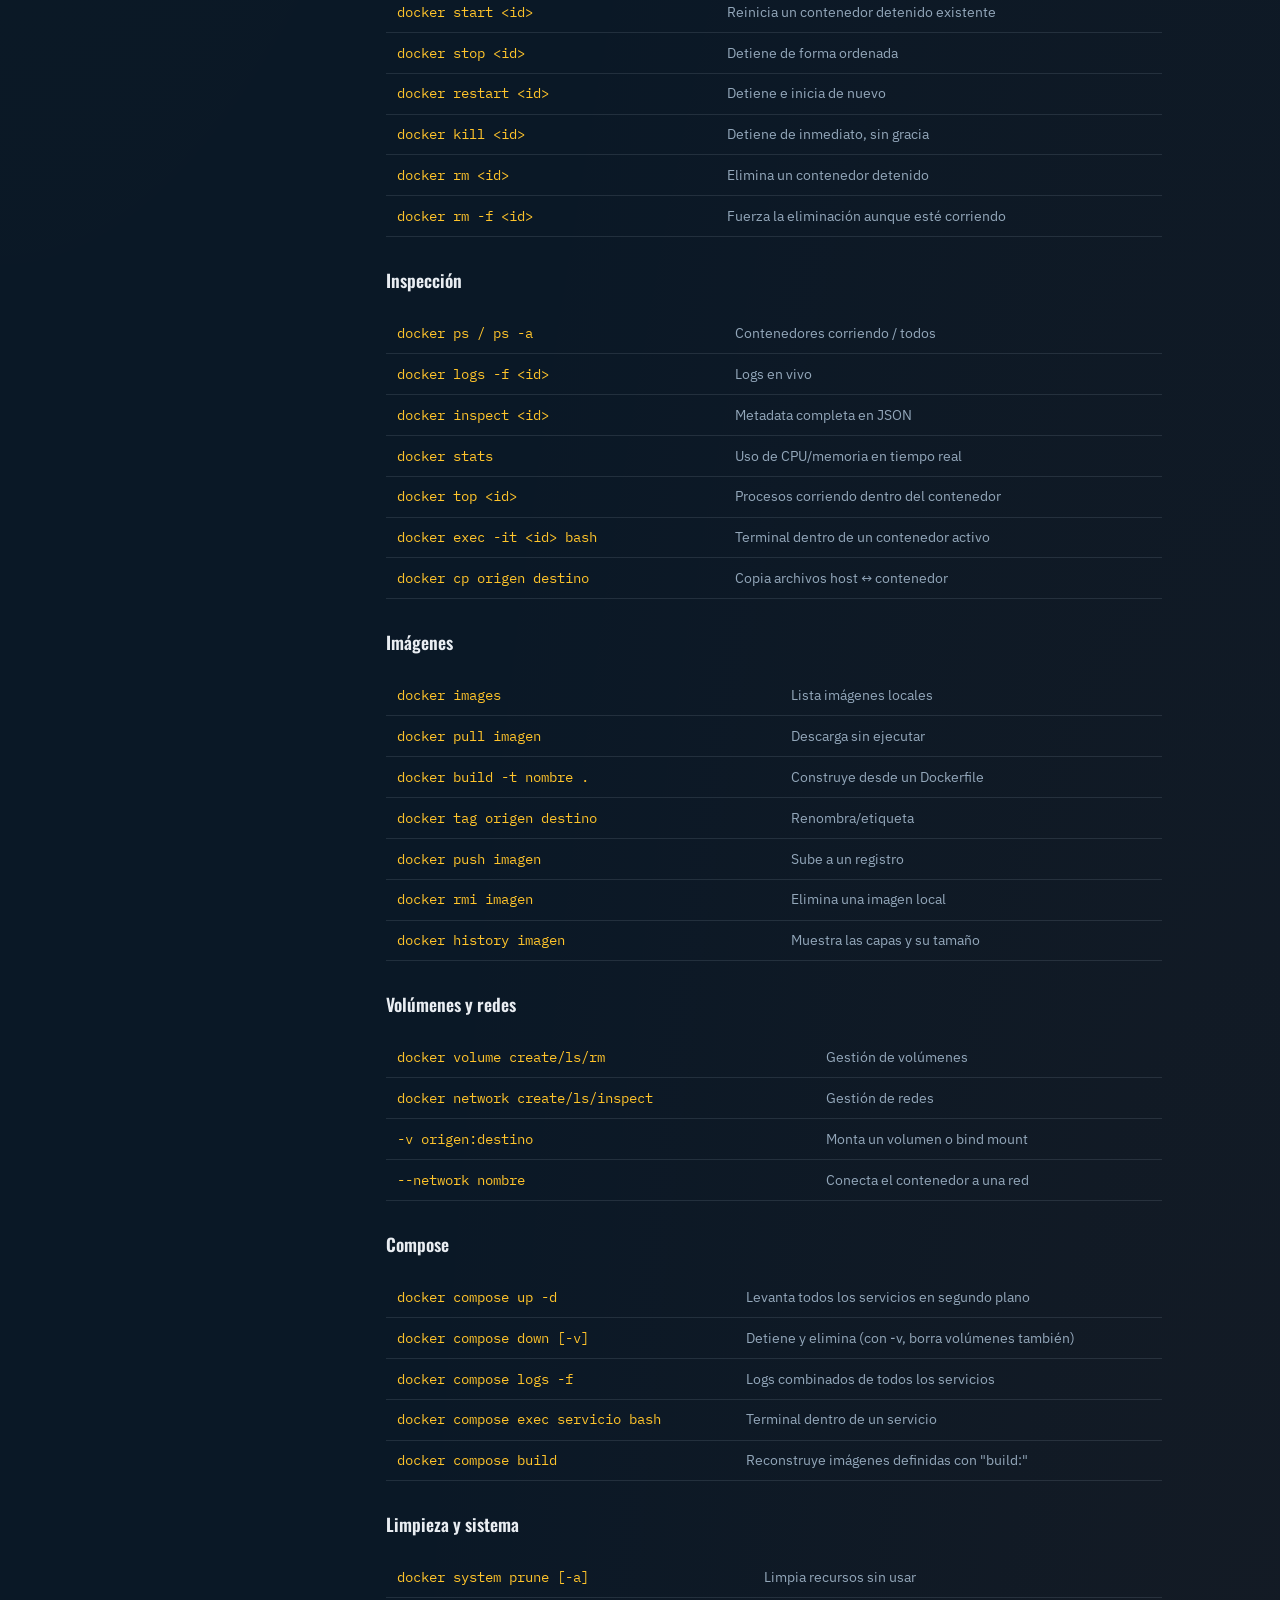
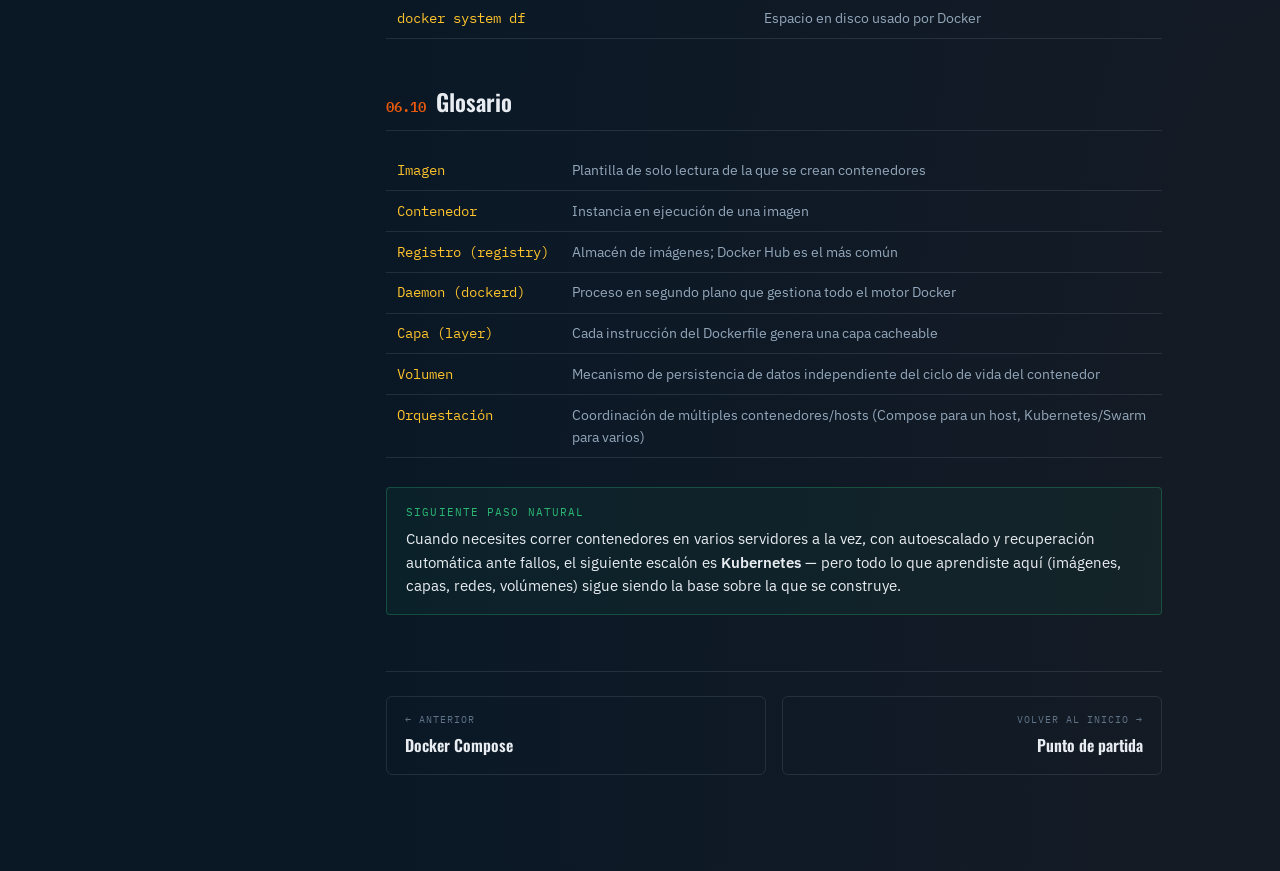
<file: Desktop/LEARN-DOCKER/06-produccion-y-referencia.html>
<!DOCTYPE html>
<html lang="es">
<head>
<meta charset="UTF-8">
<meta name="viewport" content="width=device-width, initial-scale=1.0">
<title>Producción y referencia — Docker</title>
<link rel="stylesheet" href="css/style.css">
</head>
<body>
<button id="nav-toggle" class="nav-toggle" aria-label="Abrir menú">☰</button>
<div class="shell">
  <nav id="sidebar-root"></nav>
  <div class="main-col">
    <div id="yard-rail" class="yard-rail corrugated"></div>
    <main class="page-content">
      <span class="eyebrow">Módulo 06 · Último tramo</span>
      <h1 class="page-title">Producción y referencia rápida</h1>
      <p class="page-lede">
        La diferencia entre "sé usar Docker" y "puedo llevar esto a producción" está en un
        puñado de hábitos. Cierra con el cheat sheet completo para tenerlo siempre a mano.
      </p>

      <h2><span class="num">06.1</span> Imágenes pequeñas, deliberadamente</h2>
      <p>
        Cada MB extra en tu imagen es más superficie de ataque, más tiempo de descarga y más
        tiempo de despliegue.
      </p>
      <ul>
        <li>Prefiere bases <strong>alpine</strong> o <strong>distroless</strong> en vez de imágenes completas de Ubuntu/Debian cuando sea posible.</li>
        <li>Usa <strong>multi-stage builds</strong> (visto en el módulo 03) para no cargar herramientas de compilación en producción.</li>
        <li>Combina instrucciones <code>RUN</code> relacionadas en una sola línea para reducir capas innecesarias.</li>
      </ul>
      <div class="code-block">
        <div class="code-head"><span class="code-label">Dockerfile</span><button class="copy-btn">Copiar</button></div>
        <pre><code><span class="c-comment"># En vez de tres RUN separados, uno solo encadenado:</span>
<span class="c-flag">RUN</span> apt-get update <span class="c-flag">&&</span> \
    apt-get install -y curl <span class="c-flag">&&</span> \
    rm -rf /var/lib/apt/lists/*</code></pre>
      </div>

      <h2><span class="num">06.2</span> Nunca corras como root dentro del contenedor</h2>
      <p>
        Por defecto, los procesos dentro de un contenedor corren como <code>root</code>. Si un
        atacante logra escapar del aislamiento del contenedor, hereda esos privilegios en el
        host.
      </p>
      <div class="code-block">
        <div class="code-head"><span class="code-label">Dockerfile</span><button class="copy-btn">Copiar</button></div>
        <pre><code><span class="c-flag">RUN</span> addgroup -S appgroup <span class="c-flag">&&</span> adduser -S appuser -G appgroup
<span class="c-flag">USER</span> appuser</code></pre>
      </div>

      <h2><span class="num">06.3</span> Nunca uses el tag :latest en producción</h2>
      <div class="warn">
        <span class="tag">El problema</span>
        <p><code>:latest</code> es una etiqueta móvil — apunta a lo que sea que se publicó más recientemente, sin garantía de qué versión es. Un <code>docker pull</code> en un servidor puede traer código distinto al que probaste ayer, sin que nadie lo haya pedido explícitamente.</p>
      </div>
      <p>Usa versiones explícitas y, para trazabilidad total, el hash del commit o el digest de la imagen:</p>
      <div class="code-block">
        <div class="code-head"><span class="code-label">bash</span><button class="copy-btn">Copiar</button></div>
        <pre><code><span class="c-cmd">docker</span> run mi-app:2.4.1
<span class="c-comment"># o, para inmutabilidad total, por digest de contenido:</span>
<span class="c-cmd">docker</span> run mi-app@sha256:a1b2c3...</code></pre>
      </div>

      <h2><span class="num">06.4</span> Healthchecks</h2>
      <p>
        Le dicen a Docker (y a quien orqueste tus contenedores) si tu app está realmente
        respondiendo, no solo si el proceso sigue vivo.
      </p>
      <div class="code-block">
        <div class="code-head"><span class="code-label">Dockerfile</span><button class="copy-btn">Copiar</button></div>
        <pre><code><span class="c-flag">HEALTHCHECK</span> --interval=30s --timeout=3s --retries=3 \
  CMD curl -f http://localhost:3000/health <span class="c-flag">||</span> exit 1</code></pre>
      </div>

      <h2><span class="num">06.5</span> Límites de recursos</h2>
      <p>Sin límites, un contenedor con una fuga de memoria puede consumir todo el host.</p>
      <div class="code-block">
        <div class="code-head"><span class="code-label">bash</span><button class="copy-btn">Copiar</button></div>
        <pre><code><span class="c-cmd">docker</span> run <span class="c-flag">--memory=512m</span> <span class="c-flag">--cpus=1.5</span> mi-app</code></pre>
      </div>

      <h2><span class="num">06.6</span> Secretos: nunca en el Dockerfile ni en ENV en texto plano</h2>
      <div class="warn">
        <span class="tag">Error común</span>
        <p>Un <code>ENV DB_PASSWORD=secreto</code> en el Dockerfile queda grabado permanentemente en la imagen y visible con <code>docker history</code>, aunque borres esa línea después. Usa inyección en runtime (variables de entorno pasadas al <code>run</code>/Compose, o un gestor de secretos) — nunca lo escribas dentro de la imagen.</p>
      </div>

      <h2><span class="num">06.7</span> Escaneo de vulnerabilidades</h2>
      <div class="code-block">
        <div class="code-head"><span class="code-label">bash</span><button class="copy-btn">Copiar</button></div>
        <pre><code><span class="c-comment"># Docker Scout, integrado en el CLI moderno</span>
<span class="c-cmd">docker</span> scout cves mi-app:2.4.1

<span class="c-comment"># Alternativa muy usada: Trivy</span>
<span class="c-cmd">trivy</span> image mi-app:2.4.1</code></pre>
      </div>

      <h2><span class="num">06.8</span> Checklist antes de desplegar</h2>
      <ul>
        <li><strong>Imagen base mínima</strong> (alpine/distroless) y multi-stage build aplicado.</li>
        <li><strong>Usuario no-root</strong> definido con <code>USER</code>.</li>
        <li><strong>Tag explícito</strong>, nunca <code>:latest</code>.</li>
        <li><strong>Healthcheck</strong> configurado.</li>
        <li><strong>Límites de CPU/memoria</strong> definidos.</li>
        <li><strong>Secretos</strong> inyectados en runtime, jamás horneados en la imagen.</li>
        <li><strong>.dockerignore</strong> excluyendo <code>.git</code>, <code>.env</code> y artefactos innecesarios.</li>
        <li><strong>Escaneo de vulnerabilidades</strong> corrido sobre la imagen final.</li>
      </ul>

      <h2><span class="num">06.9</span> Cheat sheet completo</h2>
      <p>Referencia rápida de todo lo visto en la guía, agrupado por categoría.</p>

      <h3>Ciclo de vida</h3>
      <table class="ref-table">
        <tbody>
          <tr><td>docker run [flags] imagen</td><td>Crea y arranca un contenedor nuevo</td></tr>
          <tr><td>docker start &lt;id&gt;</td><td>Reinicia un contenedor detenido existente</td></tr>
          <tr><td>docker stop &lt;id&gt;</td><td>Detiene de forma ordenada</td></tr>
          <tr><td>docker restart &lt;id&gt;</td><td>Detiene e inicia de nuevo</td></tr>
          <tr><td>docker kill &lt;id&gt;</td><td>Detiene de inmediato, sin gracia</td></tr>
          <tr><td>docker rm &lt;id&gt;</td><td>Elimina un contenedor detenido</td></tr>
          <tr><td>docker rm -f &lt;id&gt;</td><td>Fuerza la eliminación aunque esté corriendo</td></tr>
        </tbody>
      </table>

      <h3>Inspección</h3>
      <table class="ref-table">
        <tbody>
          <tr><td>docker ps / ps -a</td><td>Contenedores corriendo / todos</td></tr>
          <tr><td>docker logs -f &lt;id&gt;</td><td>Logs en vivo</td></tr>
          <tr><td>docker inspect &lt;id&gt;</td><td>Metadata completa en JSON</td></tr>
          <tr><td>docker stats</td><td>Uso de CPU/memoria en tiempo real</td></tr>
          <tr><td>docker top &lt;id&gt;</td><td>Procesos corriendo dentro del contenedor</td></tr>
          <tr><td>docker exec -it &lt;id&gt; bash</td><td>Terminal dentro de un contenedor activo</td></tr>
          <tr><td>docker cp origen destino</td><td>Copia archivos host ↔ contenedor</td></tr>
        </tbody>
      </table>

      <h3>Imágenes</h3>
      <table class="ref-table">
        <tbody>
          <tr><td>docker images</td><td>Lista imágenes locales</td></tr>
          <tr><td>docker pull imagen</td><td>Descarga sin ejecutar</td></tr>
          <tr><td>docker build -t nombre .</td><td>Construye desde un Dockerfile</td></tr>
          <tr><td>docker tag origen destino</td><td>Renombra/etiqueta</td></tr>
          <tr><td>docker push imagen</td><td>Sube a un registro</td></tr>
          <tr><td>docker rmi imagen</td><td>Elimina una imagen local</td></tr>
          <tr><td>docker history imagen</td><td>Muestra las capas y su tamaño</td></tr>
        </tbody>
      </table>

      <h3>Volúmenes y redes</h3>
      <table class="ref-table">
        <tbody>
          <tr><td>docker volume create/ls/rm</td><td>Gestión de volúmenes</td></tr>
          <tr><td>docker network create/ls/inspect</td><td>Gestión de redes</td></tr>
          <tr><td>-v origen:destino</td><td>Monta un volumen o bind mount</td></tr>
          <tr><td>--network nombre</td><td>Conecta el contenedor a una red</td></tr>
        </tbody>
      </table>

      <h3>Compose</h3>
      <table class="ref-table">
        <tbody>
          <tr><td>docker compose up -d</td><td>Levanta todos los servicios en segundo plano</td></tr>
          <tr><td>docker compose down [-v]</td><td>Detiene y elimina (con -v, borra volúmenes también)</td></tr>
          <tr><td>docker compose logs -f</td><td>Logs combinados de todos los servicios</td></tr>
          <tr><td>docker compose exec servicio bash</td><td>Terminal dentro de un servicio</td></tr>
          <tr><td>docker compose build</td><td>Reconstruye imágenes definidas con "build:"</td></tr>
        </tbody>
      </table>

      <h3>Limpieza y sistema</h3>
      <table class="ref-table">
        <tbody>
          <tr><td>docker system prune [-a]</td><td>Limpia recursos sin usar</td></tr>
          <tr><td>docker system df</td><td>Espacio en disco usado por Docker</td></tr>
        </tbody>
      </table>

      <h2><span class="num">06.10</span> Glosario</h2>
      <table class="ref-table">
        <tbody>
          <tr><td>Imagen</td><td>Plantilla de solo lectura de la que se crean contenedores</td></tr>
          <tr><td>Contenedor</td><td>Instancia en ejecución de una imagen</td></tr>
          <tr><td>Registro (registry)</td><td>Almacén de imágenes; Docker Hub es el más común</td></tr>
          <tr><td>Daemon (dockerd)</td><td>Proceso en segundo plano que gestiona todo el motor Docker</td></tr>
          <tr><td>Capa (layer)</td><td>Cada instrucción del Dockerfile genera una capa cacheable</td></tr>
          <tr><td>Volumen</td><td>Mecanismo de persistencia de datos independiente del ciclo de vida del contenedor</td></tr>
          <tr><td>Orquestación</td><td>Coordinación de múltiples contenedores/hosts (Compose para un host, Kubernetes/Swarm para varios)</td></tr>
        </tbody>
      </table>

      <div class="note">
        <span class="tag">Siguiente paso natural</span>
        <p>Cuando necesites correr contenedores en varios servidores a la vez, con autoescalado y recuperación automática ante fallos, el siguiente escalón es <strong>Kubernetes</strong> — pero todo lo que aprendiste aquí (imágenes, capas, redes, volúmenes) sigue siendo la base sobre la que se construye.</p>
      </div>

      <div class="page-nav">
        <a href="05-docker-compose.html"><span class="dir">← Anterior</span><span class="lbl">Docker Compose</span></a>
        <a class="next" href="index.html"><span class="dir">Volver al inicio →</span><span class="lbl">Punto de partida</span></a>
      </div>
    </main>
  </div>
</div>
<script src="js/script.js"></script>
<script>renderChrome('produccion');</script>
</body>
</html>
</file>
<file: Desktop/LEARN-DOCKER/css/style.css>
/* ============================================================
   DOCKER, DE CERO A PROFESIONAL — hoja de estilos compartida
   Identidad visual: patio de contenedores / manifiesto de carga
   ============================================================ */

@import url('https://fonts.googleapis.com/css2?family=Oswald:wght@500;600;700&family=IBM+Plex+Mono:wght@400;500;600&family=IBM+Plex+Sans:wght@400;500;600;700&display=swap');

:root{
  --navy-deep:   #0a1826;
  --navy-mid:    #10233a;
  --navy-panel:  #142a44;
  --steel:       #2c4257;
  --steel-light: #4a6178;
  --border:      rgba(199,214,227,0.12);
  --border-strong: rgba(199,214,227,0.22);
  --text-primary:#e9edf2;
  --text-secondary:#93a7ba;
  --text-dim:    #5f7387;
  --safety-yellow:#ffc42b;
  --container-orange:#e8590c;
  --ok-green:    #2bb673;
  --danger-red:  #d64545;
  --code-bg:     #071120;

  --font-display: 'Oswald', sans-serif;
  --font-body:    'IBM Plex Sans', sans-serif;
  --font-mono:    'IBM Plex Mono', monospace;

  --sidebar-w: 268px;
}

*{ box-sizing:border-box; }
html{ scroll-behavior:smooth; }

body{
  margin:0;
  background:
    radial-gradient(ellipse at top left, rgba(255,196,43,0.05), transparent 45%),
    radial-gradient(ellipse at bottom right, rgba(232,89,12,0.05), transparent 50%),
    var(--navy-deep);
  color:var(--text-primary);
  font-family:var(--font-body);
  line-height:1.6;
  min-height:100vh;
}

/* subtle corrugated-metal texture strip used behind headers */
.corrugated{
  background-image:repeating-linear-gradient(90deg, rgba(255,255,255,0.035) 0 2px, transparent 2px 14px);
}

a{ color:inherit; text-decoration:none; }
::selection{ background:var(--safety-yellow); color:var(--navy-deep); }

/* ---------- layout shell ---------- */
.shell{
  display:flex;
  min-height:100vh;
}

#sidebar-root{
  width:var(--sidebar-w);
  flex-shrink:0;
  background:var(--navy-mid);
  border-right:1px solid var(--border);
  position:sticky;
  top:0;
  height:100vh;
  overflow-y:auto;
}

.main-col{
  flex:1;
  min-width:0;
  display:flex;
  flex-direction:column;
}

.page-content{
  max-width:840px;
  width:100%;
  margin:0 auto;
  padding:2.5rem 2rem 6rem;
}

/* ---------- sidebar (stowage plan) ---------- */
.sb-brand{
  padding:1.5rem 1.25rem 1.1rem;
  border-bottom:1px solid var(--border);
}
.sb-brand .mark{
  display:inline-flex;
  align-items:center;
  gap:.5rem;
  font-family:var(--font-display);
  font-weight:600;
  letter-spacing:.03em;
  font-size:1.05rem;
  color:var(--text-primary);
}
.sb-brand .mark .dot{ color:var(--safety-yellow); }
.sb-brand .sub{
  margin-top:.35rem;
  font-family:var(--font-mono);
  font-size:.68rem;
  color:var(--text-dim);
  letter-spacing:.08em;
  text-transform:uppercase;
}

.sb-list{
  list-style:none;
  margin:0;
  padding:.75rem .6rem 1.5rem;
}
.sb-item{ margin-bottom:.3rem; }
.sb-link{
  display:flex;
  align-items:flex-start;
  gap:.6rem;
  padding:.55rem .6rem;
  border-radius:3px;
  border:1px solid transparent;
  font-size:.86rem;
  color:var(--text-secondary);
  transition:background .15s, border-color .15s, color .15s;
}
.sb-link:hover{
  background:rgba(255,255,255,0.03);
  color:var(--text-primary);
}
.sb-link.active{
  background:rgba(255,196,43,0.08);
  border-color:rgba(255,196,43,0.35);
  color:var(--safety-yellow);
}
.sb-code{
  font-family:var(--font-mono);
  font-size:.65rem;
  color:var(--text-dim);
  flex-shrink:0;
  padding-top:.15rem;
  min-width:2.6rem;
}
.sb-link.active .sb-code{ color:var(--safety-yellow); }
.sb-title{ font-weight:500; }
.sb-check{
  margin-left:auto;
  color:var(--ok-green);
  font-family:var(--font-mono);
  font-size:.75rem;
  opacity:0;
  padding-top:.1rem;
}
.sb-link.done .sb-check{ opacity:1; }

/* ---------- top progress rail (container yard) ---------- */
.yard-rail{
  display:flex;
  gap:4px;
  padding:.85rem 2rem;
  border-bottom:1px solid var(--border);
  background:var(--navy-mid);
  overflow-x:auto;
}
.crate{
  flex:1;
  min-width:34px;
  height:8px;
  border-radius:1px;
  background:var(--steel);
  position:relative;
  cursor:pointer;
}
.crate.done{ background:var(--ok-green); }
.crate.current{ background:var(--safety-yellow); }
.crate:hover::after{
  content:attr(data-label);
  position:absolute;
  top:14px;
  left:50%;
  transform:translateX(-50%);
  background:var(--navy-panel);
  border:1px solid var(--border-strong);
  color:var(--text-primary);
  font-family:var(--font-mono);
  font-size:.68rem;
  padding:.3rem .5rem;
  border-radius:3px;
  white-space:nowrap;
  z-index:20;
}

/* ---------- mobile nav toggle ---------- */
.nav-toggle{
  display:none;
  position:fixed;
  top:1rem;
  left:1rem;
  z-index:50;
  background:var(--navy-panel);
  border:1px solid var(--border-strong);
  color:var(--text-primary);
  width:2.4rem;
  height:2.4rem;
  border-radius:4px;
  font-size:1.1rem;
  align-items:center;
  justify-content:center;
  cursor:pointer;
}

/* ---------- typography ---------- */
.eyebrow{
  font-family:var(--font-mono);
  font-size:.72rem;
  letter-spacing:.12em;
  text-transform:uppercase;
  color:var(--safety-yellow);
  display:flex;
  align-items:center;
  gap:.5rem;
}
.eyebrow::before{
  content:'';
  width:18px;
  height:1px;
  background:var(--safety-yellow);
}

h1.page-title{
  font-family:var(--font-display);
  font-weight:700;
  font-size:clamp(1.8rem, 4vw, 2.6rem);
  letter-spacing:.01em;
  margin:.5rem 0 .75rem;
  color:#fff;
}
.page-lede{
  font-size:1.05rem;
  color:var(--text-secondary);
  max-width:60ch;
  margin-bottom:2.5rem;
}

h2{
  font-family:var(--font-display);
  font-weight:600;
  font-size:1.45rem;
  color:var(--text-primary);
  margin:2.75rem 0 1rem;
  padding-bottom:.6rem;
  border-bottom:1px solid var(--border);
  display:flex;
  align-items:baseline;
  gap:.6rem;
}
h2 .num{
  font-family:var(--font-mono);
  font-size:.85rem;
  color:var(--container-orange);
}
h3{
  font-family:var(--font-display);
  font-weight:600;
  font-size:1.1rem;
  color:var(--text-primary);
  margin:1.8rem 0 .7rem;
}
p{ color:var(--text-secondary); margin:0 0 1rem; }
strong{ color:var(--text-primary); font-weight:600; }
ul,ol{ color:var(--text-secondary); padding-left:1.3rem; }
li{ margin-bottom:.45rem; }
li strong{ color:var(--text-primary); }

/* ---------- analogy callout ---------- */
.analogy{
  position:relative;
  margin:1.5rem 0;
  padding:1.1rem 1.3rem 1.1rem 1rem;
  background:var(--navy-panel);
  border-left:3px solid var(--safety-yellow);
  border-radius:0 4px 4px 0;
}
.analogy .tag{
  font-family:var(--font-mono);
  font-size:.68rem;
  letter-spacing:.1em;
  text-transform:uppercase;
  color:var(--safety-yellow);
  display:block;
  margin-bottom:.4rem;
}
.analogy p{ margin:0; color:var(--text-primary); font-size:.95rem; }

/* ---------- note / warning ---------- */
.note, .warn{
  margin:1.5rem 0;
  padding:1rem 1.2rem;
  border-radius:4px;
  font-size:.92rem;
  border:1px solid var(--border);
}
.note{ background:rgba(43,182,115,0.06); border-color:rgba(43,182,115,0.3); }
.warn{ background:rgba(214,69,69,0.06); border-color:rgba(214,69,69,0.3); }
.note .tag, .warn .tag{
  font-family:var(--font-mono);
  font-size:.68rem;
  letter-spacing:.1em;
  text-transform:uppercase;
  display:block;
  margin-bottom:.35rem;
}
.note .tag{ color:var(--ok-green); }
.warn .tag{ color:var(--danger-red); }
.note p, .warn p{ margin:0; color:var(--text-primary); }

/* ---------- code blocks (manifest / terminal) ---------- */
.code-block{
  position:relative;
  margin:1.2rem 0 1.6rem;
  background:var(--code-bg);
  border:1px solid var(--border);
  border-radius:6px;
  overflow:hidden;
}
.code-block::before{
  content:'';
  position:absolute;
  top:0; right:0;
  width:0; height:0;
  border-style:solid;
  border-width:0 16px 16px 0;
  border-color:transparent var(--steel) transparent transparent;
}
.code-head{
  display:flex;
  align-items:center;
  justify-content:space-between;
  padding:.5rem .7rem .5rem .9rem;
  background:rgba(255,255,255,0.03);
  border-bottom:1px solid var(--border);
}
.code-label{
  font-family:var(--font-mono);
  font-size:.68rem;
  letter-spacing:.08em;
  text-transform:uppercase;
  color:var(--text-dim);
}
.copy-btn{
  font-family:var(--font-mono);
  font-size:.68rem;
  letter-spacing:.05em;
  background:transparent;
  border:1px solid var(--border-strong);
  color:var(--text-secondary);
  padding:.25rem .55rem;
  border-radius:3px;
  cursor:pointer;
  transition:all .15s;
}
.copy-btn:hover{ border-color:var(--safety-yellow); color:var(--safety-yellow); }
.copy-btn.copied{ border-color:var(--ok-green); color:var(--ok-green); }

pre{
  margin:0;
  padding:1rem 1.1rem;
  overflow-x:auto;
  font-family:var(--font-mono);
  font-size:.85rem;
  line-height:1.65;
}
code{ font-family:var(--font-mono); }
p code, li code{
  background:rgba(255,255,255,0.06);
  color:var(--safety-yellow);
  padding:.1rem .35rem;
  border-radius:3px;
  font-size:.85em;
}
.c-comment{ color:var(--text-dim); }
.c-flag{ color:var(--safety-yellow); }
.c-str{ color:#8fd6a8; }
.c-cmd{ color:#7db8e8; }
.c-out{ color:var(--text-secondary); }

/* ---------- command reference cards ---------- */
.cmd-grid{ display:grid; gap:.9rem; margin:1.5rem 0; }
.cmd-card{
  background:var(--navy-panel);
  border:1px solid var(--border);
  border-radius:6px;
  padding:1rem 1.2rem;
}
.cmd-card .cmd-name{
  font-family:var(--font-mono);
  font-size:.95rem;
  color:var(--safety-yellow);
  font-weight:500;
}
.cmd-card .cmd-desc{
  margin:.4rem 0 0;
  font-size:.88rem;
  color:var(--text-secondary);
}
.cmd-card .cmd-flags{
  margin-top:.6rem;
  display:flex;
  flex-wrap:wrap;
  gap:.4rem;
}
.flag-chip{
  font-family:var(--font-mono);
  font-size:.72rem;
  background:rgba(255,255,255,0.05);
  border:1px solid var(--border);
  color:var(--text-secondary);
  padding:.15rem .5rem;
  border-radius:3px;
}
.flag-chip b{ color:var(--container-orange); font-weight:600; }

/* ---------- reference table ---------- */
.ref-table{ width:100%; border-collapse:collapse; margin:1.2rem 0 1.8rem; font-size:.87rem; }
.ref-table th{
  text-align:left;
  font-family:var(--font-mono);
  font-size:.7rem;
  letter-spacing:.08em;
  text-transform:uppercase;
  color:var(--text-dim);
  padding:.5rem .7rem;
  border-bottom:1px solid var(--border-strong);
}
.ref-table td{
  padding:.55rem .7rem;
  border-bottom:1px solid var(--border);
  color:var(--text-secondary);
  vertical-align:top;
}
.ref-table td:first-child{ font-family:var(--font-mono); color:var(--safety-yellow); white-space:nowrap; }
.ref-table tr:hover td{ background:rgba(255,255,255,0.02); }

/* ---------- container map (index hub) ---------- */
.crate-grid{
  display:grid;
  grid-template-columns:repeat(auto-fit, minmax(230px,1fr));
  gap:1rem;
  margin:1.5rem 0 2.5rem;
}
.crate-card{
  position:relative;
  background:linear-gradient(160deg, var(--navy-panel), var(--navy-mid));
  border:1px solid var(--border);
  border-radius:6px;
  padding:1.3rem 1.2rem 1.2rem;
  transition:transform .18s, border-color .18s, box-shadow .18s;
  clip-path:polygon(0 0, 100% 0, 100% calc(100% - 14px), calc(100% - 14px) 100%, 0 100%);
}
.crate-card:hover{
  transform:translateY(-3px);
  border-color:var(--safety-yellow);
  box-shadow:0 10px 24px rgba(0,0,0,0.35);
}
.crate-card .iso{
  font-family:var(--font-mono);
  font-size:.68rem;
  letter-spacing:.08em;
  color:var(--container-orange);
  margin-bottom:.6rem;
  display:block;
}
.crate-card h4{
  font-family:var(--font-display);
  font-size:1.1rem;
  font-weight:600;
  color:#fff;
  margin:0 0 .5rem;
}
.crate-card p{ font-size:.86rem; margin:0; color:var(--text-secondary); }

/* ---------- comparison (VM vs container) ---------- */
.compare{
  display:grid;
  grid-template-columns:1fr 1fr;
  gap:1rem;
  margin:1.5rem 0;
}
.compare-col{
  background:var(--navy-panel);
  border:1px solid var(--border);
  border-radius:6px;
  padding:1.2rem;
}
.compare-col h4{
  font-family:var(--font-display);
  margin:0 0 .8rem;
  font-size:1rem;
  display:flex;
  align-items:center;
  gap:.5rem;
}
.compare-col.vm h4{ color:var(--steel-light); }
.compare-col.docker h4{ color:var(--safety-yellow); }
.stack-block{
  padding:.5rem .7rem;
  margin-bottom:4px;
  border-radius:3px;
  font-family:var(--font-mono);
  font-size:.78rem;
  text-align:center;
}
@media (max-width:640px){ .compare{ grid-template-columns:1fr; } }

/* ---------- footer nav (prev/next) ---------- */
.page-nav{
  display:flex;
  justify-content:space-between;
  gap:1rem;
  margin-top:3.5rem;
  padding-top:1.5rem;
  border-top:1px solid var(--border);
}
.page-nav a{
  flex:1;
  border:1px solid var(--border);
  border-radius:6px;
  padding:.9rem 1.1rem;
  transition:border-color .15s, background .15s;
}
.page-nav a:hover{ border-color:var(--safety-yellow); background:rgba(255,196,43,0.04); }
.page-nav .dir{
  font-family:var(--font-mono);
  font-size:.65rem;
  letter-spacing:.1em;
  text-transform:uppercase;
  color:var(--text-dim);
  display:block;
  margin-bottom:.3rem;
}
.page-nav .next{ text-align:right; }
.page-nav .lbl{ font-weight:600; color:var(--text-primary); font-family:var(--font-display); }

/* ---------- responsive ---------- */
@media (max-width:880px){
  #sidebar-root{
    position:fixed;
    left:0; top:0;
    z-index:40;
    transform:translateX(-100%);
    transition:transform .2s ease;
    box-shadow:0 0 40px rgba(0,0,0,0.5);
  }
  #sidebar-root.open{ transform:translateX(0); }
  .nav-toggle{ display:flex; }
  .page-content{ padding:4.5rem 1.25rem 4rem; }
  .compare{ grid-template-columns:1fr; }
  .yard-rail{ padding:.75rem 1rem; }
}
</file>
